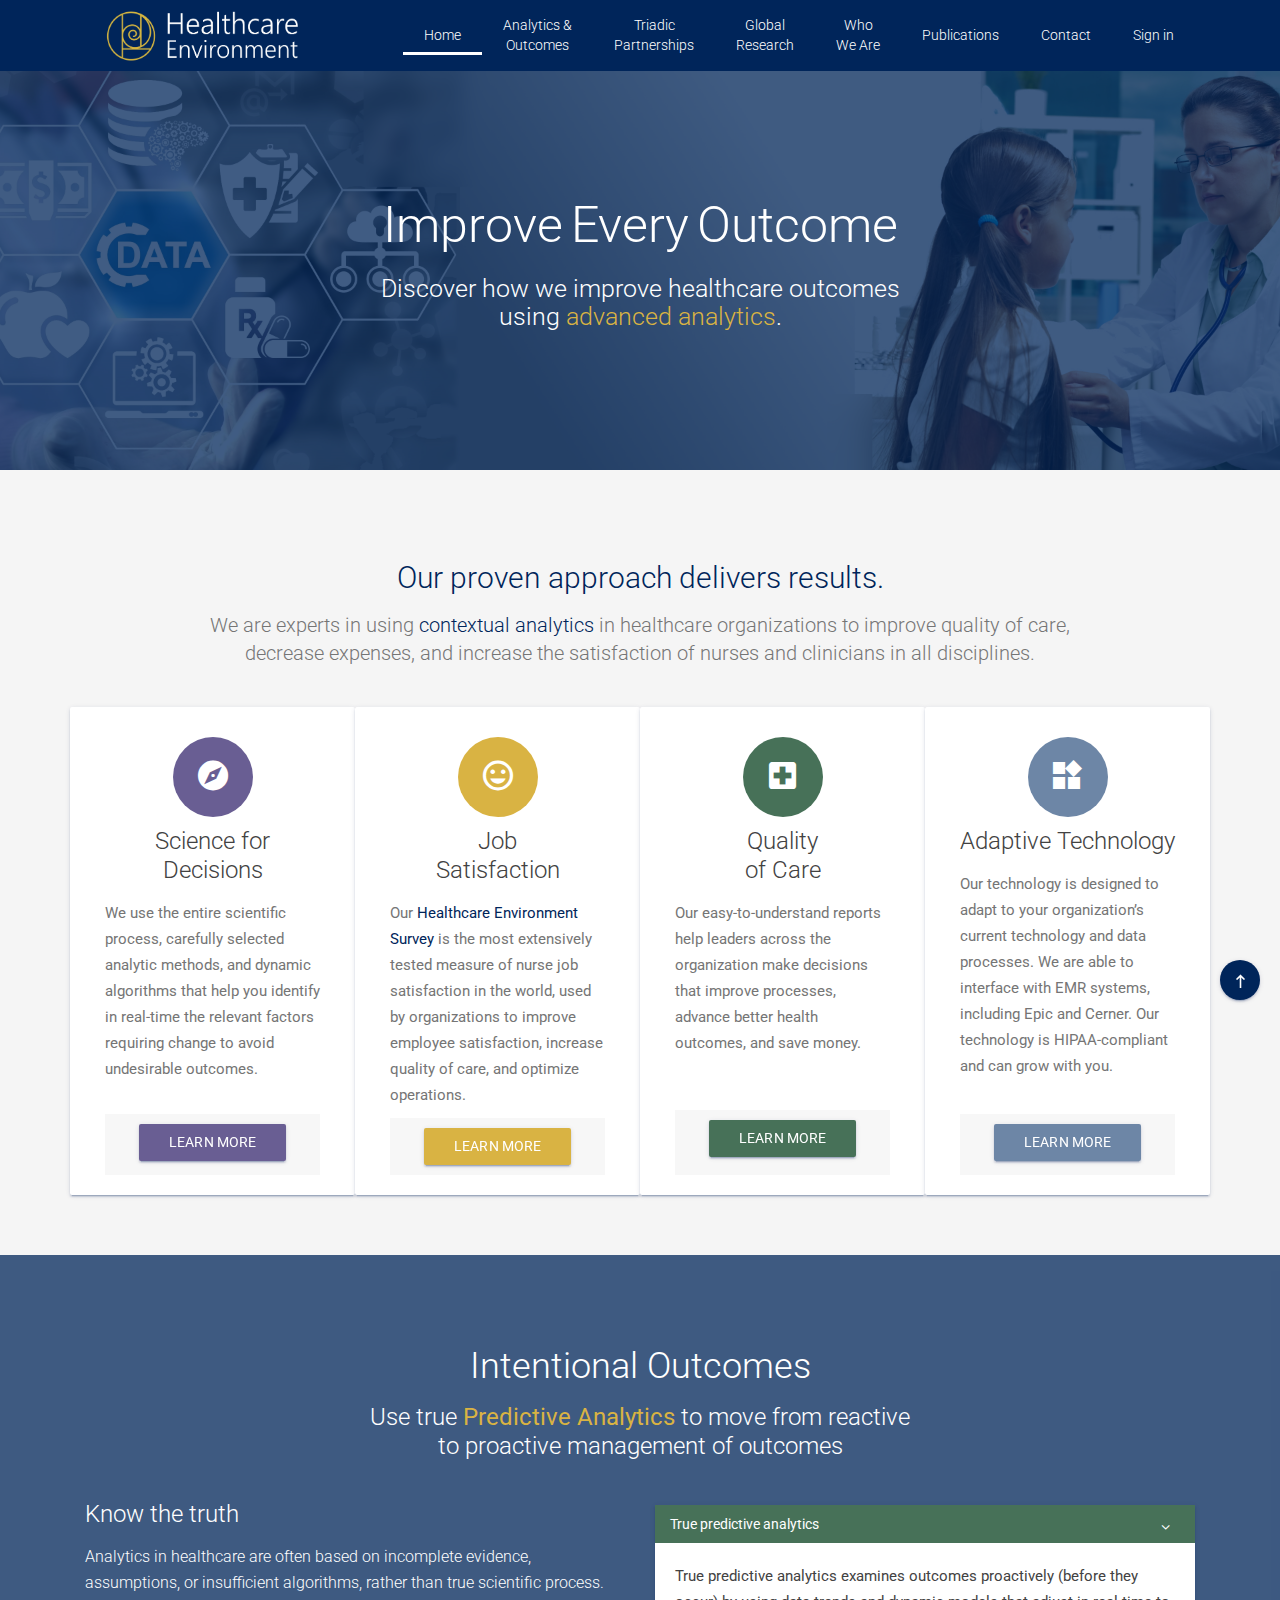
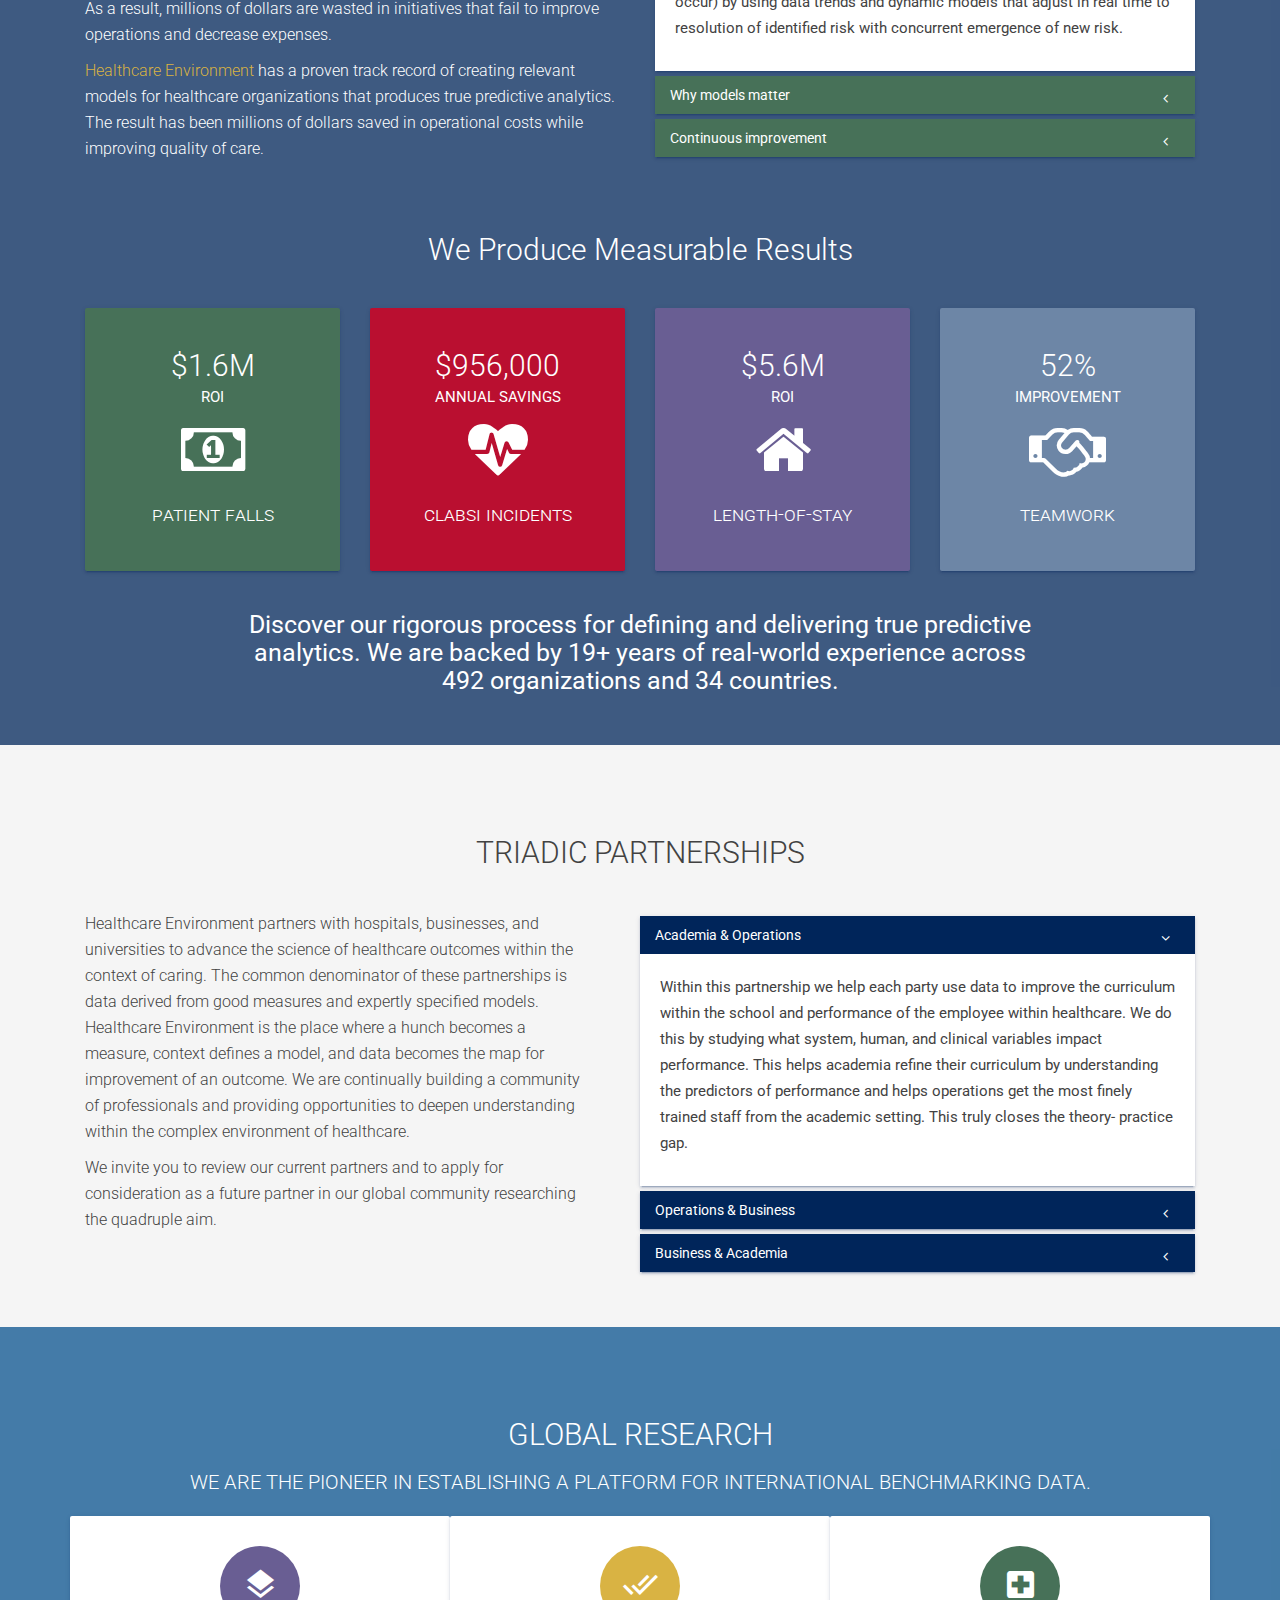
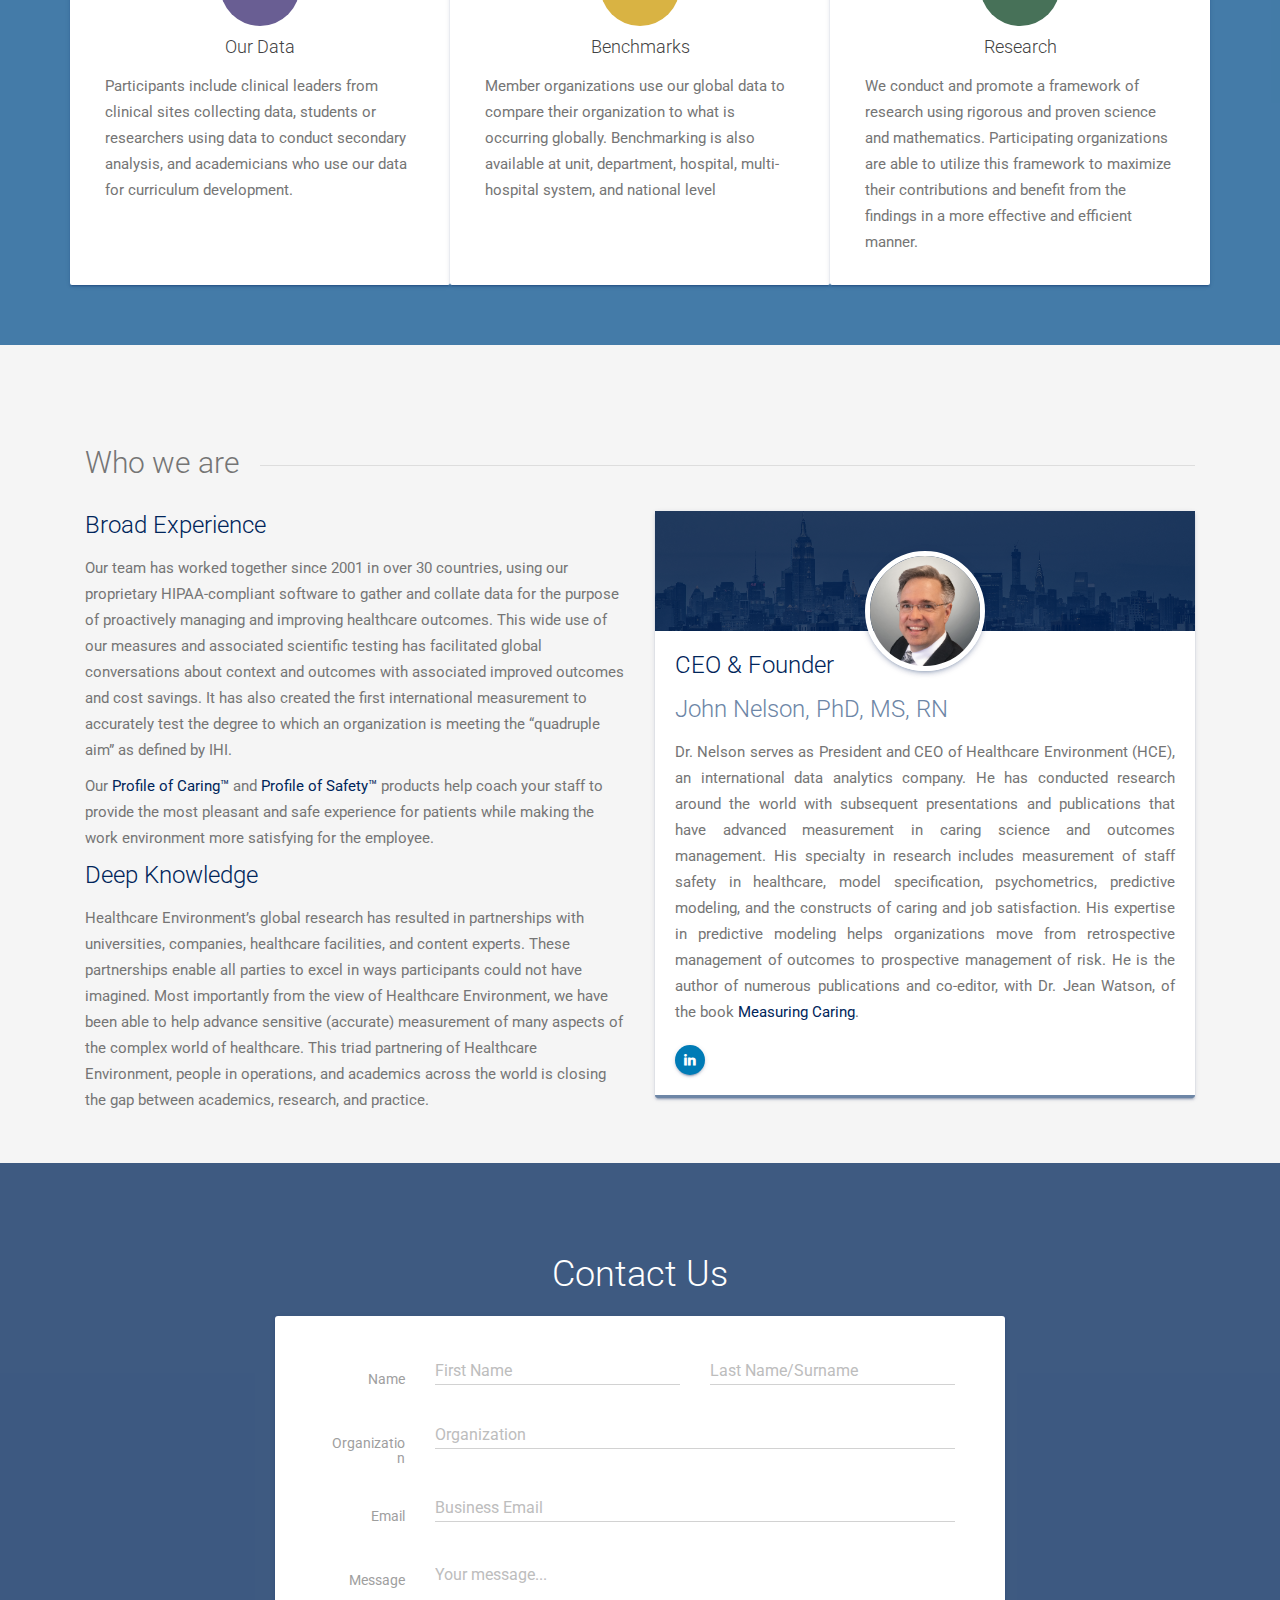
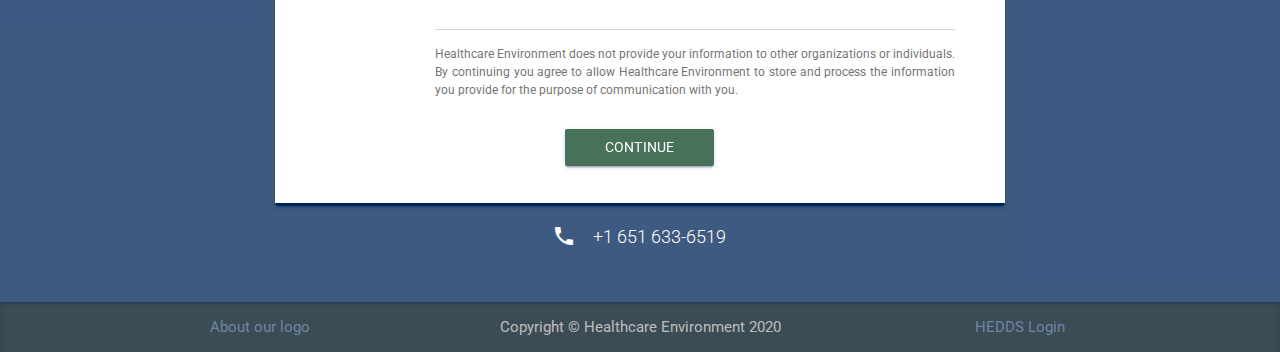
<file: index.html>
﻿<!DOCTYPE html>
<html lang="en">

<head>
    <meta charset="utf-8">
    <meta http-equiv="X-UA-Compatible" content="IE=edge">
    <meta name="viewport" content="width=device-width, initial-scale=1">
    <meta name="viewport"
          content="width=device-width, initial-scale=1.0, minimum-scale=1.0, maximum-scale=1.0, user-scalable=no">
    <meta name="theme-color" content="#333">
    <title>Healthcare Environment</title>
    <meta name="description" content="Healthcare Environment">
    <link rel="shortcut icon" href="assets/img/favicon.png?v=3">
    <link rel="stylesheet" href="https://fonts.googleapis.com/icon?family=Material+Icons">
    <link rel="stylesheet" href="assets/css/plugins.css">
    <link rel="stylesheet" href="assets/css/style.hce.css">
 <link rel="stylesheet" href="assets/css/styles.css">

    <script src="assets/js/jquery.min.js"></script>
    <!--<script src="https://ajax.googleapis.com/ajax/libs/jquery/3.3.1/jquery.min.js"></script>-->

    <script src="assets/js/popper.min.js"></script>
    <script src="assets/js/bootstrap.min.js"></script>
    <!--<script src="https://cdnjs.cloudflare.com/ajax/libs/popper.js/1.14.7/umd/popper.min.js"></script>-->
    <!--<script src="https://stackpath.bootstrapcdn.com/bootstrap/4.3.1/js/bootstrap.min.js"></script>-->
    <!--[if lt IE 9]>
        <script src="assets/js/html5shiv.min.js"></script>
        <script src="assets/js/respond.min.js"></script>
    <![endif]-->
	    <script src="assets/js/responsive-nav.js"></script>
</head>

<body>
    <div class="ms-site-container ms-nav-fixed">
	<header>
	<div class="container container-full">
      <!-- <a href="#home" class="logo" data-scroll>Fixed Nav</a> -->
	   <a class="logo" href="about-our-logo.html">
                        <img src="assets/img/hce-logo.png" width="200px" alt="About our logo">
                    </a>
      <nav class="nav-collapse">
        <ul>
          <li class="nav-item">
                        <a data-scroll class="nav-link active" href="index.html">Home</a>
                        </li>
                        <li class="nav-item">
                            <a data-scroll class="nav-link" href="index.html#analytics">Analytics&nbsp;&amp;<br>Outcomes</a>
                        </li>
                        <li class="nav-item">
                            <a data-scroll class="nav-link" href="index.html#partnerships">Triadic<br>Partnerships</a>
                        </li>
                        <li class="nav-item">
                            <a data-scroll class="nav-link" href="index.html#globalresearch">Global<br>Research</a>
                        </li>
                        <li class="nav-item">
                            <a data-scroll class="nav-link" href="index.html#about">Who<br>We Are</a>
                        </li>
                        <li class="nav-item">
                            <a data-scroll class="nav-link" href="resource.html">Publications</a>
                        </li>
                        <li class="nav-item">
                            <a data-scroll class="nav-link" href="index.html#contact">Contact</a>
                        </li>
                        <li class="nav-item">
                            <a id="link-signin"
                               href="https://hcesurvey2.com/SurveysApp/bin/wc.dll?hesprocess~UtilitiesLogin"
                               target="_blank">Sign in</a>
                        </li>
        </ul>
      </nav>
	  </div>
    </header>
        <!-- <nav class="navbar navbar-expand-md navbar-fixed ms-lead-navbar navbar-mode navbar-mode mb-0" id="navbar-lead">
            <div class="container container-full">
                <div class="navbar-header">
                    <a class="navbar-brand" href="about-our-logo.html">
                        <img src="assets/img/hce-logo.png" width="200px" alt="About our logo">
                    </a>
                </div>
                <div id="navbar" class="navbar-collapse collapse">
                    <ul class="nav navbar-nav navbar-right">
                        <li class="nav-item">
                            <a data-scroll class="nav-link active" href="#">Home</a>
                        </li>
                        <li class="nav-item">
                            <a data-scroll class="nav-link" href="#analytics">Analytics&nbsp;&amp;<br>Outcomes</a>
                        </li>
                        <li class="nav-item">
                            <a data-scroll class="nav-link" href="#partnerships">Triadic<br>Partnerships</a>
                        </li>
                        <li class="nav-item">
                            <a data-scroll class="nav-link" href="#globalresearch">Global<br>Research</a>
                        </li>
                        <li class="nav-item">
                            <a data-scroll class="nav-link" href="#about">Who<br>We Are</a>
                        </li>
                        <li class="nav-item">
                            <a data-scroll class="nav-link" href="resource.html">Resource</a>
                        </li>
                        <li class="nav-item">
                            <a data-scroll class="nav-link" href="#contact">Contact</a>
                        </li>
                        <li class="nav-item">
                            <a id="link-signin"
                               href="https://hcesurvey2.com/SurveysApp/bin/wc.dll?hesprocess~UtilitiesLogin"
                               target="_blank">Sign in</a>
                        </li>
                    </ul>
                </div>
            </div> -->
            <!-- container -->
        <!-- </nav> -->
        <div class="ms-hero-page ms-hero-img-home ms-hero-bg-info color-white" id="home">
            <div class="intro-fixed-content index-1">
                <div class="container ">
                    <div class="text-center">
                        <h1 class="no-m ms-site-title color-white center-block ms-site-title-lg animated fadeInDown animation-delay-2">
                            Improve Every Outcome
                        </h1>
                        <p class="lead lead-lg color-white text-center center-block mt-2 mb-4 mw-1000 fw-300 animated fadeInUp animation-delay-3">
                            Discover how we improve
                            healthcare outcomes<br>using <span class="color-warning">advanced analytics</span>.
                        </p>
                    </div>
                </div>
            </div>
        </div>

        <section id="analytics" class="wrap">
            <div class="container">
                <div class="row>">
                    <h2 class="text-center color-primary">Our proven approach delivers results.</h2>
                    <p class="lead text-center ml-10p mr-10p center-block">
                        We are experts in using
                        <span class="color-primary">contextual analytics</span> in healthcare organizations to
                        improve
                        quality of care,
                        decrease expenses, and increase the satisfaction of nurses and clinicians in all
                        disciplines.
                    </p>
                </div>
                <div class="row mt-4">
                    <div class="col-lg-3 col-md-6 col-sm-6 card">
                        <div class="text-center card-body">
                            <span class="ms-icon ms-icon-circle ms-icon-xxlg color-royal">
                                <i class="zmdi zmdi-compass"></i>
                            </span>
                            <h3 class="color-dark">
                                Science for Decisions</h4>
                                <p style="text-align:left;">
                                    We use the entire scientific process, carefully selected
                                    analytic methods,
                                    and dynamic algorithms that help you identify in real-time the relevant factors
                                    requiring change
                                    to avoid undesirable outcomes.
                                </p>
                                <div class="card-footer">
                                    <a href="science-for-decisions.html" class="btn btn-royal btn-raised">
                                        Learn
                                        more
                                    </a>
                                </div>
                        </div>
                    </div>
                    <div class="col-lg-3 col-md-6 col-sm-6 card">
                        <div class="text-center card-body">
                            <span class="ms-icon ms-icon-circle ms-icon-xxlg color-warning">
                                <i class="zmdi zmdi-mood"></i>
                            </span>
                            <h3 class="color-dark">
                                Job<br>Satisfaction</h4>
                                <p style="text-align:left;">
                                    Our <span class="color-primary">Healthcare Environment Survey</span>
                                    is the most extensively tested measure of nurse job satisfaction in the world, used by organizations to improve
                                    employee satisfaction, increase quality of care, and optimize operations.
                                </p>
                                <div class="card-footer">
                                    <a href="job-satisfaction.html" class="btn btn-warning btn-raised">
                                        Learn
                                        more
                                    </a>
                                </div>
                        </div>
                    </div>
                    <div class="col-lg-3 col-md-6 col-sm-6 card">
                        <div class="text-center card-body">
                            <span class="ms-icon ms-icon-circle ms-icon-xxlg color-success">
                                <i class="zmdi zmdi-hospital"></i>
                            </span>
                            <h3 class="color-dark">
                                Quality<br>of Care</h4>
                                <p style="text-align:left;">
                                    Our easy-to-understand reports help leaders across the
                                    organization
                                    make decisions that improve processes, advance better health outcomes, and save
                                    money.
                                </p>
                                <div class="card-footer">
                                    <a href="quality-of-care.html" class="btn btn-success btn-raised">Learn more</a>
                                </div>
                        </div>
                    </div>
                    <div class="col-lg-3 col-md-6 col-sm-6 card">
                        <div class="text-center card-body">
                            <span class="ms-icon ms-icon-circle ms-icon-xxlg  color-info">
                                <i class="zmdi zmdi-widgets"></i>
                            </span>
                            <h3 class="color-dark">
                                Adaptive Technology</h4>
                                <p style="text-align:left;">
                                    Our technology is designed to adapt to your
                                    organization’s current technology
                                    and data processes. We are able to interface with EMR systems, including Epic
                                    and Cerner. Our technology
                                    is HIPAA-compliant and can grow with you.
                                </p>
                                <div class="card-footer">
                                    <a href="adaptive-technology.html" class="btn btn-info btn-raised">
                                        Learn
                                        more
                                    </a>
                                </div>
                        </div>
                    </div>
                </div>
            </div>
        </section>

        <section id="intentional" class="wrap ms-hero-img-intentional-outcomes ms-hero-bg-info color-white ms-bg-fixed">
            <div class="container">
                <div class="text-center mb-4">
                    <h1>Intentional Outcomes</h1>
                    <h3 class="ml-25p mr-25p">
                        Use true
                        <span class="text-normal color-warning">Predictive Analytics</span> to move from reactive to
                        proactive management of outcomes
                    </h3>
                </div>
                <div class="row">
                    <div class="col-lg-6">
                        <h3>Know the truth</h3>
                        <p class="text-bigger">
                            Analytics in healthcare are often based on incomplete evidence,
                            assumptions, or insufficient algorithms, rather than
                            true scientific process. As a result, millions of dollars are wasted in initiatives that
                            fail to improve operations and
                            decrease expenses.
                        </p>
                        <p class="text-bigger">
                            <span class="color-warning">Healthcare Environment</span> has a
                            proven track record of creating relevant models for healthcare
                            organizations that produces true predictive analytics. The result has been millions of
                            dollars saved in operational costs while
                            improving quality of care.
                        </p>
                    </div>
                    <div class="col-lg-6">
                        <div class="ms-collapse" id="accordion1" role="tablist" aria-multiselectable="true">
                            <div class="mb-0 card card-success">
                                <div class="card-header" role="tab" id="accordion1header1">
                                    <h4 class="card-title">
                                        <a class="withripple" role="button" data-toggle="collapse" href="#accordion1section1" aria-expanded="true" aria-controls="accordion1section1">
                                            True predictive analytics
                                        </a>
                                    </h4>
                                </div>
                                <div id="accordion1section1" class="card-collapse collapse show" role="tabpanel" aria-labelledby="accordion1header1" data-parent="#accordion1">
                                    <div class="card-body color-dark">
                                        <p>
                                            True predictive analytics examines outcomes proactively (before they
                                            occur) by using data trends and dynamic models that
                                            adjust in real time to resolution of identified risk with concurrent
                                            emergence of new risk.
                                        </p>
                                    </div>
                                </div>
                            </div>
                            <div class="mb-0 card card-success">
                                <div class="card-header" role="tab" id="accordion1header2">
                                    <h4 class="card-title">
                                        <a class="collapsed withripple" role="button" data-toggle="collapse" href="#accordion1section2" aria-expanded="false" aria-controls="accordion1section2">
                                            Why models matter
                                        </a>
                                    </h4>
                                </div>
                                <div id="accordion1section2" class="card-collapse collapse" role="tabpanel" aria-labelledby="accordion1header2" data-parent="#accordion1">
                                    <div class="card-body color-dark">
                                        <p>
                                            Models matter because they can be precise or abstract. Only models that integrate existing evidence and context will be precise to inform what operations are causing the outcome of interest.
                                        </p>
                                        <!--<p>
                                            Models matter because they can be precise or abstract. Only models that
                                            integrate existing evidence and context will be
                                            precise to inform what operations of dimension of personal are causing
                                            the outcome of interest.
                                        </p>-->
                                    </div>
                                </div>
                            </div>
                            <div class="mb-0 card card-success">
                                <div class="card-header" role="tab" id="accordion1header3">
                                    <h4 class="card-title">
                                        <a class="collapsed withripple" role="button" data-toggle="collapse" href="#accordion1section3" aria-expanded="false" aria-controls="accordion1section3">
                                            Continuous improvement
                                        </a>
                                    </h4>
                                </div>
                                <div id="accordion1section3" class="card-collapse collapse" role="tabpanel" aria-labelledby="accordion1header3" data-parent="#accordion1">
                                    <div class="card-body color-dark">
                                        <p>
                                            Our Healthcare Environment Data and Survey Software (HEDSS) is designed
                                            to automatically respecify (update)
                                            the model of measurement to identify emerging risk and what operational
                                            areas require resolution.
                                        </p>
                                    </div>
                                </div>
                            </div>
                        </div>

                    </div>
                </div>
                <div class="mt-6 color-dark">
                    <h2 class="color-white text-center mb-4 wow fadeInUp animation-delay-2">
                        We Produce Measurable
                        Results
                    </h2>
                    <div class="row">
                        <div class="col-lg-3 col-md-6 col-sm-6">
                            <div class="card card-success-inverse card-body overflow-hidden text-center">
                                <h2 class="mb-0 pb-0">$1.6M</h2>
                                <p class="small-caps">ROI</p>
                                <i class="fa fa-4x fa-money"></i>
                                <p class="mt-2 no-mb lead small-caps">patient falls</p>
                            </div>
                        </div>
                        <div class="col-lg-3 col-md-6 col-sm-6">
                            <div class="card card-danger-inverse card-body overflow-hidden text-center">
                                <h2 class="mb-0 pb-0">$956,000</h2>
                                <p class="small-caps">ANNUAL SAVINGS</p>
                                <i class="fa fa-4x fa-heartbeat"></i>
                                <p class="mt-2 no-mb lead small-caps">clabsi incidents</p>
                            </div>
                        </div>
                        <div class="col-lg-3 col-md-6 col-sm-6">
                            <div class="card card-royal-inverse card-body overflow-hidden text-center">
                                <h2 class="mb-0 pb-0">$5.6M</h2>
                                <p class="small-caps">ROI</p>
                                <i class="fa fa-4x fa-home"></i>
                                <p class="mt-2 no-mb lead small-caps">length-of-stay</p>
                            </div>
                        </div>
                        <div class="col-lg-3 col-md-6 col-sm-6">
                            <div class="card card-info-inverse card-body overflow-hidden text-center">
                                <h2 class="mb-0 pb-0">52%</h2>
                                <p class="small-caps">IMPROVEMENT</p>
                                <i class="fa fa-4x fa-handshake-o"></i>
                                <p class="mt-2 no-mb lead small-caps">teamwork</p>
                            </div>
                        </div>
                    </div>
                    <div class="text-center color-white mw-800 center-block mt-4">
                        <p class="lead lead-lg wow fadeInUp animation-delay-2">
                            Discover our rigorous process for
                            defining and delivering true
                            predictive analytics. We are backed by 19+ years of real-world experience across 492
                            organizations and 34 countries.
                        </p>
                    </div>
                </div>
            </div>
        </section>

        <section id="partnerships" class="wrap">
            <div class="container">
                <div class="text-center mb-4">
                    <h2 class="uppercase color-dark">Triadic Partnerships</h2>
                </div>
                <div class="row no-gutters">
                    <div class="col-lg-6">
                        <p style="text-align:left;" class="text-bigger pr-6 color-dark">
                            Healthcare Environment
                            partners with hospitals, businesses, and universities
                            to advance the science of healthcare outcomes within the context of caring. The common
                            denominator of
                            these partnerships is data derived from good measures and expertly specified models.
                            Healthcare Environment
                            is the place where a hunch becomes a measure, context defines a model, and data becomes
                            the map for
                            improvement of an outcome. We are continually building a community of professionals and
                            providing
                            opportunities to deepen understanding within the complex environment of healthcare.
                        </p>
                        <p style="text-align:left;" class="text-bigger pr-6 color-dark">
                            We invite you to review our
                            current partners and to apply for consideration as a future
                            partner in our global community researching the quadruple aim.
                        </p>
                    </div>
                    <div class="col-lg-6">
                        <div class="ms-collapse" id="accordion2" role="tablist" aria-multiselectable="true">
                            <div class="mb-0 card card-primary">
                                <div class="card-header" role="tab" id="accordion2header1">
                                    <h4 class="card-title">
                                        <a class="withripple" role="button" data-toggle="collapse"
                                           href="#accordion2section1" aria-expanded="true"
                                           aria-controls="accordion2section1">
                                            Academia &amp; Operations
                                        </a>
                                    </h4>
                                </div>
                                <div id="accordion2section1" class="card-collapse collapse show" role="tabpanel"
                                     aria-labelledby="accordion2header1" data-parent="#accordion2">
                                    <div class="card-body color-dark">
                                        <p>
                                            Within this partnership we help each party use data
                                            to improve the curriculum within the school and performance of the
                                            employee
                                            within healthcare. We do this by studying what system, human, and
                                            clinical
                                            variables impact performance. This helps academia refine their
                                            curriculum by
                                            understanding the predictors of performance and helps operations get the
                                            most
                                            finely trained staff from the academic setting. This truly closes the
                                            theory-
                                            practice gap.
                                        </p>
                                    </div>
                                </div>
                            </div>
                            <div class="mb-0 card card-primary">
                                <div class="card-header" role="tab" id="accordion2header2">
                                    <h4 class="card-title">
                                        <a class="collapsed withripple" role="button" data-toggle="collapse"
                                           href="#accordion2section2" aria-expanded="false"
                                           aria-controls="accordion2section2">
                                            Operations &amp; Business
                                        </a>
                                    </h4>
                                </div>
                                <div id="accordion2section2" class="card-collapse collapse" role="tabpanel"
                                     aria-labelledby="accordion2header2" data-parent="#accordion2">
                                    <div class="card-body color-dark">
                                        <p>
                                            When healthcare operations hire businesses, we
                                            serve as an independent evaluator of the services those businesses
                                            provide. In
                                            these instances, both parties benefit significantly because we don’t
                                            just
                                            measure effectiveness as experienced by operations; we also ensure that
                                            proper
                                            measurement is taking place which helps to capture and articulate the
                                            expertise
                                            provided by the business. This enables us to leverage the expertise and
                                            technology of businesses seeking to improve care while providing an
                                            objective
                                            review of performance. Data can then be used to refine the business for
                                            the
                                            purpose of improving operations and outcomes.
                                        </p>
                                    </div>
                                </div>
                            </div>
                            <div class="mb-0 card card-primary">
                                <div class="card-header" role="tab" id="accordion2header3">
                                    <h4 class="card-title">
                                        <a class="collapsed withripple" role="button" data-toggle="collapse"
                                           href="#accordion2section3" aria-expanded="false"
                                           aria-controls="accordion2section3">
                                            Business &amp; Academia
                                        </a>
                                    </h4>
                                </div>
                                <div id="accordion2section3" class="card-collapse collapse" role="tabpanel"
                                     aria-labelledby="accordion2header3" data-parent="#accordion2">
                                    <div class="card-body color-dark">
                                        <p>
                                            Data from our business partners can help
                                            inform curriculum. For example, a pain specialist with a new “model of
                                            comfort”
                                            might need help validating the theory behind the new model, which, once
                                            developed, can be of great value to those in academia. Development of
                                            theory
                                            using carefully thought out measurement makes the concept visible
                                            empirically,
                                            which then helps academia understand new evidence for curriculum
                                            refinement. Development of this new measure then makes the “model of
                                            comfort” amenable to study in the clinical setting as well, which then
                                            develops
                                            evidence that can be used by academia for curriculum development.
                                        </p>
                                    </div>
                                </div>
                            </div>
                        </div>


                    </div>
                </div>
            </div>
        </section>

        <section id="globalresearch" class="wrap ms-hero-img-global-research ms-hero-bg-primary ms-bg-fixed">
            <div class="container">
                <div class="text-center mb-2">
                    <h2 class="uppercase color-white">Global Research</h2>
                    <p class="lead uppercase color-white">
                        We are the pioneer in establishing a platform for
                        international benchmarking data.
                    </p>
                </div>
                <div class="row">
                    <div class="col-xl-4 col-lg-4 col-md-6 col-sm-6 card">
                        <div class="text-center card-body">
                            <span class="ms-icon ms-icon-circle ms-icon-xxlg color-royal">
                                <i class="zmdi zmdi-layers"></i>
                            </span>
                            <h4 class="color-dark">Our Data</h4>
                            <p style="text-align:left;">
                                Participants include clinical leaders from clinical sites
                                collecting data, students or researchers using data to conduct secondary analysis,
                                and academicians
                                who use our data for curriculum development.
                        </div>
                    </div>
                    <div class="col-xl-4 col-lg-4 col-md-6 col-sm-6 card">
                        <div class="text-center card-body">
                            <span class="ms-icon ms-icon-circle ms-icon-xxlg color-warning">
                                <i class="zmdi zmdi-check-all"></i>
                            </span>
                            <h4 class="color-dark">Benchmarks</h4>
                            <p style="text-align:left;">
                                Member organizations use our global data to compare their organization to what is occurring globally. Benchmarking is also available at unit, department, hospital, multi-hospital system, and national level
                            </p>
                            <!--<p style="text-align:left;">
                                Member organizations use our global data for to compare with
                                healthcare organizations
                                in their own country and other countries. Benchmarking includes the ability to
                                compare at a departments and unit
                                level.
                            </p>-->
                        </div>
                    </div>
                    <div class="col-xl-4 col-lg-4 col-md-6 col-sm-6 card">
                        <div class="text-center card-body">
                            <span class="ms-icon ms-icon-circle ms-icon-xxlg color-success">
                                <i class="zmdi zmdi-hospital"></i>
                            </span>
                            <h4 class="color-dark">Research</h4>
                            <p style="text-align:left;">
                                We conduct and promote a framework of research using
                                rigorous and proven science
                                and mathematics. Participating organizations are able to utilize this framework to
                                maximize their contributions
                                and benefit from the findings in a more effective and efficient manner.
                            </p>
                        </div>
                    </div>
                </div>
            </div>
        </section>

        <section id="about" class="wrap">
            <div class="container">
                <h2 class="right-line">Who we are</h2>
                <div class="row">
                    <div class="col-lg-6">
                        <h3 class="color-primary">Broad Experience</h3>
                        <p>
                            Our team has worked together since 2001 in over 30 countries, using our proprietary
                            HIPAA-compliant software to gather
                            and collate data for the purpose of proactively managing and improving healthcare
                            outcomes.
                            This wide use of our
                            measures and associated scientific testing has facilitated global conversations about
                            context and outcomes with
                            associated improved outcomes and cost savings. It has also created the first
                            international
                            measurement to accurately
                            test the degree to which an organization is meeting the “quadruple aim” as defined by
                            IHI.
                        </p>
                        <p>
                            Our <span class="color-primary">Profile of Caring™</span> and <span class="color-primary">Profile of Safety™</span>
                            products help coach your staff to provide the most pleasant and safe experience for
                            patients
                            while making the work
                            environment more satisfying for the employee.
                        </p>
                        <h3 class="color-primary">Deep Knowledge</h3>
                        <p>
                            Healthcare Environment’s global research has resulted in partnerships with universities,
                            companies, healthcare
                            facilities, and content experts. These partnerships enable all parties to excel in ways
                            participants could not have
                            imagined. Most importantly from the view of Healthcare Environment, we have been able to
                            help advance sensitive
                            (accurate) measurement of many aspects of the complex world of healthcare. This triad
                            partnering of Healthcare
                            Environment, people in operations, and academics across the world is closing the gap
                            between
                            academics, research, and
                            practice.
                        </p>
                    </div>

                    <div class="col-lg-6">
                        <div class="card card-info">
                            <div class="ms-hero-bg-info ms-hero-img-city">
                                <img src="assets/img/dr-john-nelson.jpg" alt="Dr. John Nelson"
                                     class="img-avatar-circle">
                            </div>
                            <div class="card-body pt-2 text-justify">
                                <h3 class="color-primary">CEO &amp; Founder</h3>
                                <h3 class="color-info">John Nelson, PhD, MS, RN</h3>
                                <p>
                                    Dr. Nelson serves as President and CEO of Healthcare Environment (HCE), an
                                    international data analytics company. He has
                                    conducted research around the world with subsequent presentations and
                                    publications
                                    that have advanced measurement in
                                    caring science and outcomes management. His specialty in research includes
                                    measurement of staff safety in healthcare,
                                    model specification, psychometrics, predictive modeling, and the constructs of
                                    caring and job satisfaction. His
                                    expertise in predictive modeling helps organizations move from retrospective
                                    management of outcomes to prospective
                                    management of risk. He is the author of numerous publications and co-editor,
                                    with
                                    Dr. Jean Watson, of the book
                                    <a href="https://www.springerpub.com/measuring-caring-9780826163516.html"
                                       target="_blank">Measuring Caring</a>.
                                </p>
                                <a href="https://www.linkedin.com/company/healthcare-environment/" target="_blank"
                                   class="btn-circle btn-circle-raised btn-circle-xs mt-1 mr-1 no-mr-md btn-linkedin">
                                    <i class="zmdi zmdi-linkedin"></i>
                                </a>
                            </div>
                        </div>
                    </div>
                </div>
            </div>
        </section>

        <section id="contact" class="wrap ms-hero-bg-info ms-hero-img-contact-us ms-bg-fixed">
            <div class="container">
                <h1 class="text-center color-white mb-2">Contact Us</h1>
                <div class="row">
                    <div class="col-lg-2">&nbsp;</div>
                    <div class="col-lg-8">
                        <div class="card card-primary">
                            <div class="card-body">
                                <form id="formContact" class="form-horizontal" onsubmit="submitFormToHubSpot(this)">
                                    <fieldset class="container">
                                        <div class="form-group row">
                                            <label for="firstname" autocomplete="false"
                                                   class="col-md-2 control-label">Name</label>
                                            <div class="col-md-5">
                                                <input type="text" class="form-control" id="firstname"
                                                       placeholder="First Name">
                                            </div>
                                            <div class="col-md-5">
                                                <input type="text" class="form-control" id="lastname"
                                                       placeholder="Last Name/Surname">
                                            </div>
                                        </div>
                                        <div class="form-group row">
                                            <label for="company" autocomplete="false"
                                                   class="col-md-2 control-label">Organization</label>
                                            <div class="col-md-10">
                                                <input type="text" class="form-control" id="company"
                                                       placeholder="Organization">
                                            </div>
                                        </div>
                                        <div class="form-group row">
                                            <label for="email" autocomplete="false"
                                                   class="col-md-2 control-label">Email</label>
                                            <div class="col-md-10">
                                                <input type="email" class="form-control" id="email"
                                                       placeholder="Business Email">
                                            </div>
                                        </div>
                                        <div class="form-group row">
                                            <label for="message" class="col-md-2 control-label">Message</label>
                                            <div class="col-md-10">
                                                <textarea class="form-control" rows="3" id="message"
                                                          placeholder="Your message..."></textarea>
                                            </div>
                                        </div>

                                        <div class="form-group row pt-0 mt-0 pb-0 mb-0">
                                            <div class="col-md-2">&nbsp;</div>
                                            <div class="col-md-10 text-small text-justify">
                                                Healthcare Environment does not provide your information to other organizations or individuals.
                                                By continuing you agree to allow Healthcare Environment to store and process the information you
                                                provide for the purpose of communication with you.
                                            </div>
                                        </div>

                                        <div id="instruct" class="form-group row hide">&nbsp;</div>

                                        <div class="form-group row">
                                            <div class="col-lg-12 text-center">
                                                <button type="submit" class="btn btn-raised btn-success pl-4 pr-4">Continue</button>
                                            </div>
                                        </div>


                                    </fieldset>
                                </form>
                                <div id="response" class="row hide">&nbsp;</div>
                            </div>
                        </div>
                    </div>
                    <div class="col-lg-2">&nbsp;</div>
                </div>
                <div class="row">
                    <div class="col-lg-3">&nbsp;</div>
                    <div class="col-lg-6 color-white text-center">
                        <h4><i class="zmdi zmdi-phone zmdi-hc-lg pr-2"></i>+1 651 633-6519</h4>
                        <!--<h4><i class="zmdi zmdi-email zmdi-hc-lg pr-2"></i>success@healthcareenvironment.com</h4>-->
                    </div>
                    <div class="col-lg-3">&nbsp;</div>
                </div>
            </div>
        </section>

        <div class="btn-back-top">
            <a href="#" data-scroll id="back-top"
               class="btn-circle btn-circle-primary btn-circle-sm btn-circle-raised ">
                <i class="zmdi zmdi-long-arrow-up"></i>
            </a>
        </div>

        <footer class="ms-footer">
            <div class="container">
                <div class="row">
                    <div class="col-md-4">
                        <a class="color-info" href="about-our-logo.html">About our logo</a>
                    </div>
                    <div class="col-md-4">
                        <p>Copyright &copy; Healthcare Environment 2020</p>
                    </div>
                    <div class="col-md-4">
                        <a class="color-info"
                           href="https://hcesurvey2.com/SurveysApp/bin/wc.dll?hesprocess~UtilitiesLogin"
                           target="_blank">
                            HEDDS Login
                        </a>
                    </div>
                </div>
            </div>
        </footer>
    </div>

    <script src="https://ajax.googleapis.com/ajax/libs/jquery/3.4.1/jquery.min.js"></script>
    <script type="text/javascript" async src="assets/js/app.js"></script>
    <script type="text/javascript" async src="assets/js/lead.js"></script>
    <!--<script id="hs-script-loader" async defer src="//js.hs-scripts.com/6166613.js"></script>-->
    <script>
        $(document).ready(function () {
            // Add minus icon for collapse element which is open by default
            $(".collapse.show").each(function () {
                $(this).prev(".card-header").find(".fa").addClass("fa-minus").removeClass("fa-plus");
            });

            // Toggle plus minus icon on show hide of collapse element
            $(".collapse").on('show.bs.collapse', function () {
                $(this).prev(".card-header").find(".fa").removeClass("fa-plus").addClass("fa-minus");
            }).on('hide.bs.collapse', function () {
                $(this).prev(".card-header").find(".fa").removeClass("fa-minus").addClass("fa-plus");
            });
        });
    </script>
	<script src="assets/js/fastclick.js"></script>
    <script src="assets/js/scroll.js"></script>
    <script src="assets/js/fixed-responsive-nav.js"></script>
</body>

</html>
</file>
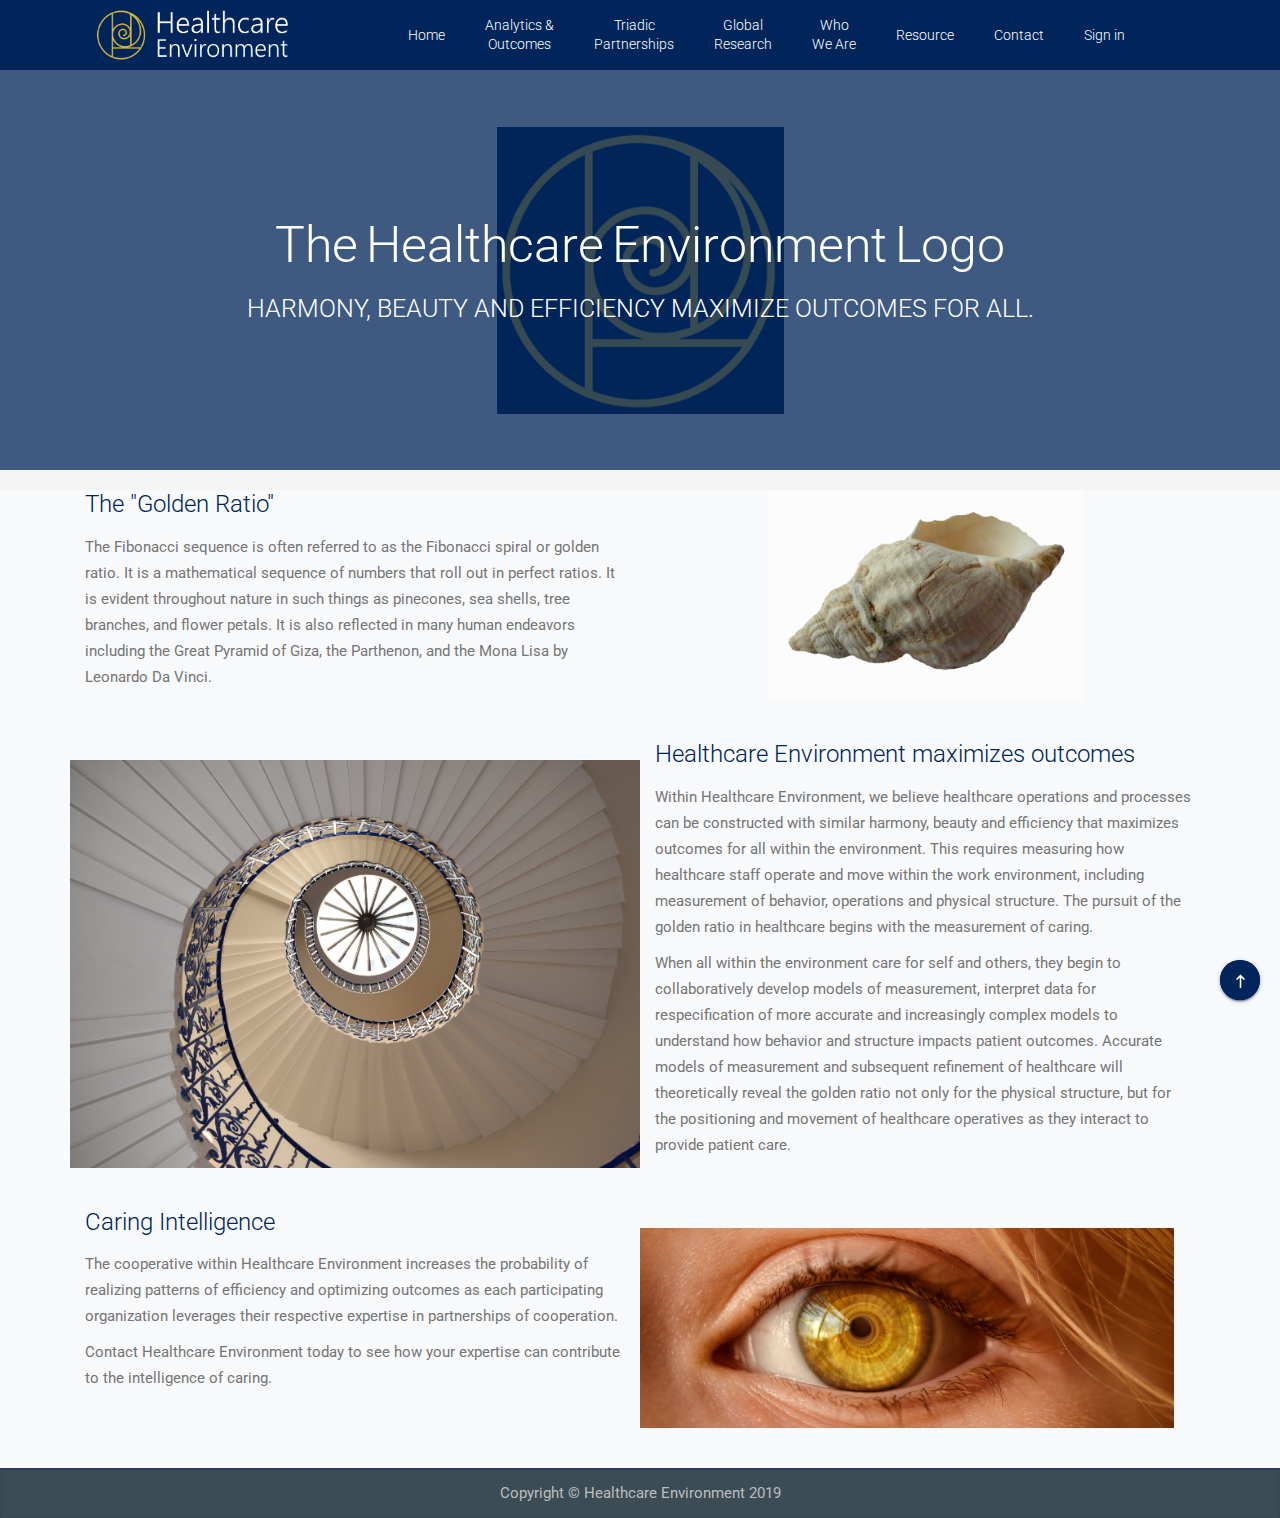
<file: about-our-logo.html>
<!DOCTYPE html>
<html lang="en">

<head>
    <meta charset="utf-8">
    <meta http-equiv="X-UA-Compatible" content="IE=edge">
    <meta name="viewport" content="width=device-width, initial-scale=1">
    <meta name="viewport"
        content="width=device-width, initial-scale=1.0, minimum-scale=1.0, maximum-scale=1.0, user-scalable=no">
    <meta name="theme-color" content="#333">
    <title>Healthcare Environment: Qualify of Care</title>
    <meta name="description" content="Healthcare Environment: About our Logo">
    <link rel="shortcut icon" href="assets/img/favicon.png?v=3">
    <link rel="stylesheet" href="https://fonts.googleapis.com/icon?family=Material+Icons">
    <link rel="stylesheet" href="assets/css/plugins.css">
    <link rel="stylesheet" href="assets/css/style.hce.css?v1">
    <!--[if lt IE 9]>
        <script src="assets/js/html5shiv.min.js"></script>
        <script src="assets/js/respond.min.js"></script>
    <![endif]-->
</head>

<body>
    <div class="ms-site-container ms-nav-fixed">
        <nav class="navbar navbar-expand-md navbar-fixed ms-lead-navbar navbar-mode navbar-mode mb-0" id="navbar-lead">
            <div class="container container-full">
                <div class="navbar-header">
                    <a class="navbar-brand" href="index.html">
                        <img src="assets/img/hce-logo.png" width="200px" alt="">
                    </a>
                </div>
                <div id="navbar" class="navbar-collapse collapse">
                    <ul class="nav navbar-nav navbar-right">
                        <li class="nav-item">
                            <a data-scroll class="nav-link" href="index.html">Home</a>
                        </li>
                        <li class="nav-item">
                            <a data-scroll class="nav-link" href="index.html#analytics">Analytics&nbsp;&amp;<br>Outcomes</a>
                        </li>
                        <li class="nav-item">
                            <a data-scroll class="nav-link" href="index.html#partnerships">Triadic<br>Partnerships</a>
                        </li>
                        <li class="nav-item">
                            <a data-scroll class="nav-link" href="index.html#globalresearch">Global<br>Research</a>
                        </li>
                        <li class="nav-item">
                            <a data-scroll class="nav-link" href="index.html#about">Who<br>We Are</a>
                        </li>
                        <li class="nav-item">
                            <a data-scroll class="nav-link" href="resource.html">Resource</a>
                        </li>
                        <li class="nav-item">
                            <a data-scroll class="nav-link" href="index.html#contact">Contact</a>
                        </li>
                        <li class="nav-item">
                            <a id="link-signin" href="https://hcesurvey2.com/SurveysApp/bin/wc.dll?hesprocess~UtilitiesLogin"
                                target="_blank">Sign in</a>
                        </li>
                    </ul>
                </div>
            </div>
            <!-- container -->
        </nav>
        <div class="ms-hero-page ms-hero-bg-info ms-hero-img-logo color-white" id="home">
            <div class="intro-fixed-content index-1">
                <div class="container">
                    <div class="text-center mt-2 mb-2">
                        <h1
                            class="no-m ms-site-title color-white center-block ms-site-title-lg mt-2 animated fadeInDown animation-delay-2">
                            The Healthcare Environment Logo</h1>
                        <p
                            class="lead lead-lg color-white text-center center-block mt-2 mw-800 text-uppercase fw-300 animated fadeInUp animation-delay-3">
                            Harmony, beauty and efficiency maximize outcomes for all.</p>
                    </div>
                </div>
            </div>
        </div>
        <div class="btn-back-top">
            <a href="#" data-scroll id="back-top"
                class="btn-circle btn-circle-primary btn-circle-sm btn-circle-raised ">
                <i class="zmdi zmdi-long-arrow-up"></i>
            </a>
        </div>
        <div class="bg-light index-1 intro-fixed-next" id="trueanalytics">
            <div class="container mt-2 mb-4">
                <div class="row">
                    <div class="col-lg-6">
                        <h3 class="color-primary">The "Golden Ratio"</h3>
                        <p>The Fibonacci sequence is often referred to as the Fibonacci spiral or golden ratio. It is a
                            mathematical sequence of numbers that roll out in perfect ratios. It is evident throughout
                            nature
                            in such things as pinecones, sea shells, tree branches, and flower petals. It is also
                            reflected
                            in many human endeavors including the Great Pyramid of Giza, the Parthenon, and the Mona
                            Lisa by
                            Leonardo Da Vinci.
                        </p>
                    </div>
                    <div class="col-lg-6 image-conch-shell">&nbsp;</div>
                </div>
                <div class="row mt-4">
                    <div class="col-lg-6 mt-2 image-spiral-stairway">&nbsp;</div>
                    <div class="col-lg-6">
                        <h3 class="color-primary">Healthcare Environment maximizes outcomes</h3>
                        <p>
                            Within Healthcare Environment, we believe healthcare operations and processes can be
                            constructed
                            with similar harmony, beauty and efficiency that maximizes outcomes for all within the
                            environment.
                            This requires measuring how healthcare staff operate and move within the work environment,
                            including
                            measurement of behavior, operations and physical structure. The pursuit of the golden ratio
                            in healthcare
                            begins with the measurement of caring.</p>
                        <p>
                            When all within the environment care for self and others, they begin to collaboratively
                            develop models of measurement,
                            interpret data for respecification of more accurate and increasingly complex models to
                            understand how behavior and
                            structure impacts patient outcomes. Accurate models of measurement and subsequent refinement
                            of healthcare will
                            theoretically reveal the golden ratio not only for the physical structure, but for the
                            positioning and movement
                            of healthcare operatives as they interact to provide patient care.</p>
                    </div>
                </div>
                <div class="row mt-4">
                    <div class="col-lg-6">
                        <h3 class="color-primary">Caring Intelligence</h3>
                        <p>The cooperative within Healthcare Environment increases the probability of realizing
                            patterns of efficiency and optimizing outcomes as each participating organization
                            leverages their respective expertise in partnerships of cooperation.</p>
                        <p>Contact Healthcare Environment today to see how your expertise can contribute to the
                            intelligence
                            of caring.
                        </p>
                    </div>
                    <div class="col-lg-6 mt-2 image-human-eye">&nbsp;</div>
                </div>
            </div>
            <footer class="ms-footer">
                <div class="container">
                    <p>Copyright &copy; Healthcare Environment 2019</p>
                </div>
            </footer>
            <div class="btn-back-top">
                <a href="#" data-scroll id="back-top"
                    class="btn-circle btn-circle-primary btn-circle-sm btn-circle-raised ">
                    <i class="zmdi zmdi-long-arrow-up"></i>
                </a>
            </div>
        </div>
    </div>
    <script src="https://ajax.googleapis.com/ajax/libs/jquery/3.4.1/jquery.min.js"></script>
    <script type="text/javascript" async src="assets/js/app.js"></script>
</body>

</html>
</file>
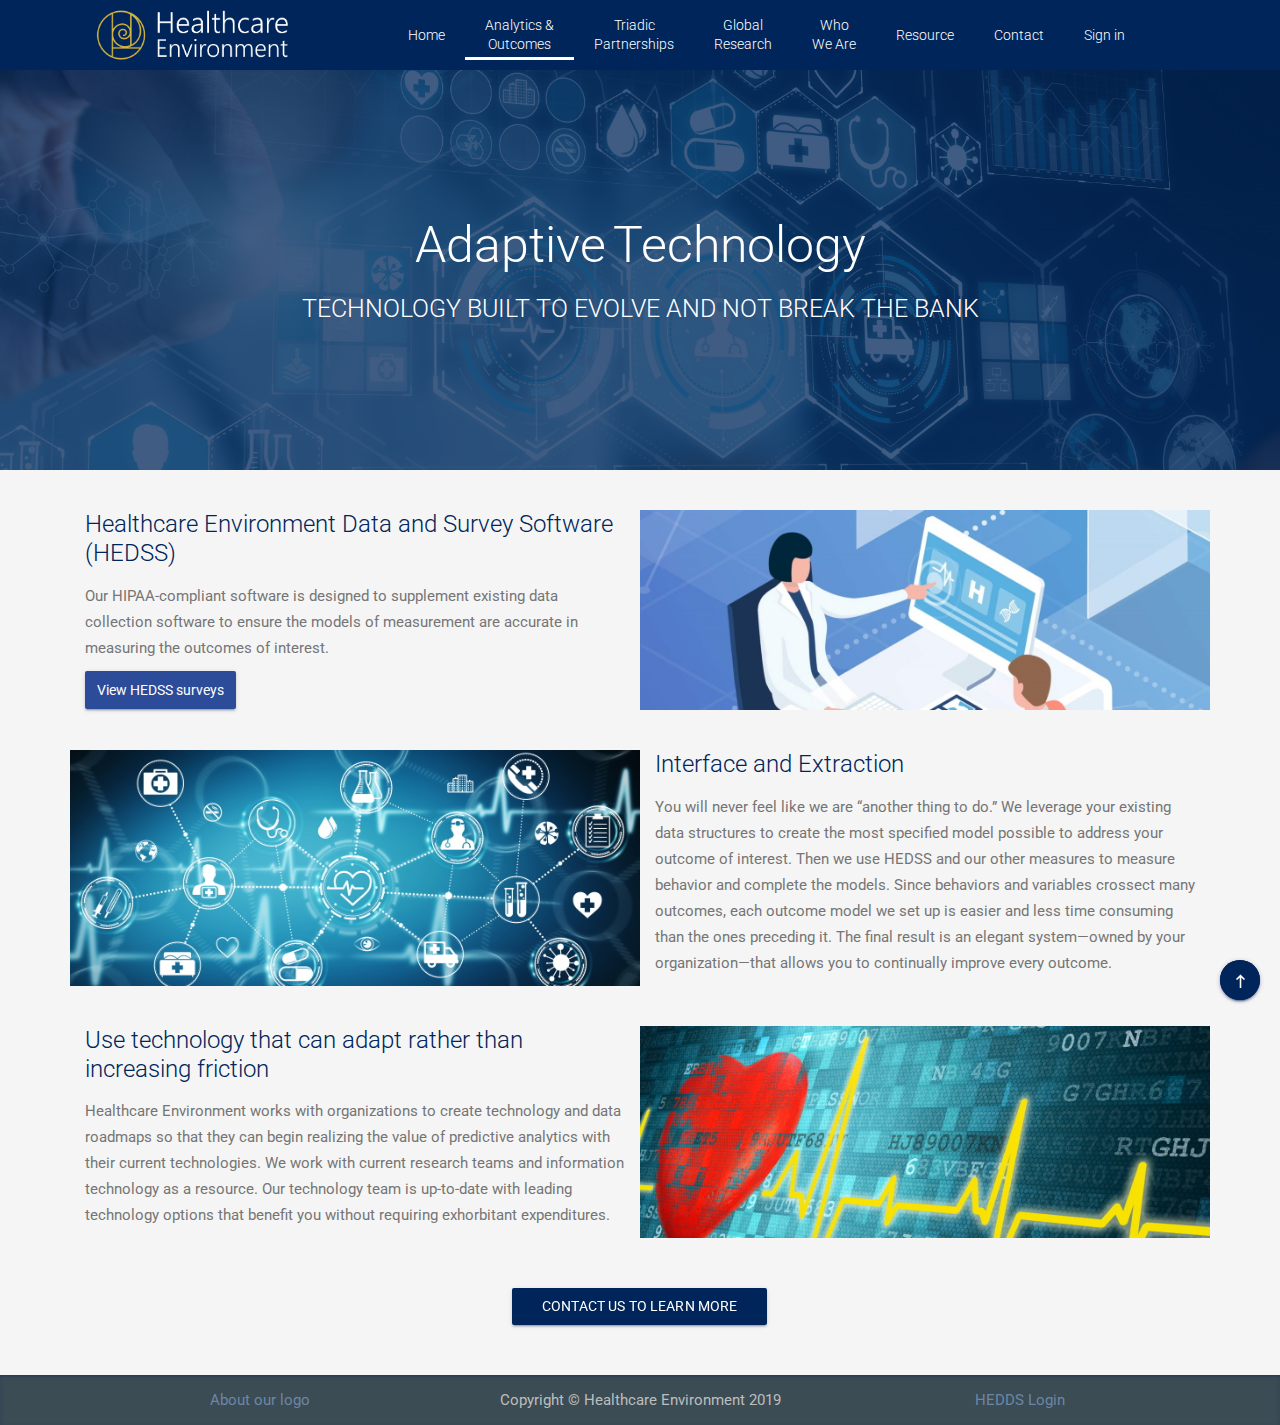
<file: adaptive-technology.html>
<!DOCTYPE html>
<html lang="en">

<head>
    <meta charset="utf-8">
    <meta http-equiv="X-UA-Compatible" content="IE=edge">
    <meta name="viewport" content="width=device-width, initial-scale=1">
    <meta name="viewport"
        content="width=device-width, initial-scale=1.0, minimum-scale=1.0, maximum-scale=1.0, user-scalable=no">
    <meta name="theme-color" content="#333">
    <title>Healthcare Environment: Adaptive Technology</title>
    <meta name="description" content="Healthcare Environment: Adaptive Technology">
    <link rel="shortcut icon" href="assets/img/favicon.png?v=3">
    <link rel="stylesheet" href="https://fonts.googleapis.com/icon?family=Material+Icons">
    <link rel="stylesheet" href="assets/css/plugins.css">
    <link rel="stylesheet" href="assets/css/style.hce.css">
    
    <!--[if lt IE 9]>
        <script src="assets/js/html5shiv.min.js"></script>
        <script src="assets/js/respond.min.js"></script>
    <![endif]-->
    
</head>

<body>
    <div class="ms-site-container ms-nav-fixed">
        <nav class="navbar navbar-expand-md navbar-fixed ms-lead-navbar navbar-mode navbar-mode mb-0" id="navbar-lead">
            <div class="container container-full">
                <div class="navbar-header">
                    <a class="navbar-brand" href="index.html">
                        <img src="assets/img/hce-logo.png" width="200px" alt="">
                    </a>
                </div>
                <div id="navbar" class="navbar-collapse collapse">
                    <ul class="nav navbar-nav navbar-right">
                        <li class="nav-item">
                            <a data-scroll class="nav-link" href="index.html">Home</a>
                        </li>
                        <li class="nav-item">
                            <a data-scroll class="nav-link active"
                                href="index.html#analytics">Analytics&nbsp;&amp;<br>Outcomes</a>
                        </li>
                        <li class="nav-item">
                            <a data-scroll class="nav-link" href="index.html#partnerships">Triadic<br>Partnerships</a>
                        </li>
                        <li class="nav-item">
                            <a data-scroll class="nav-link" href="index.html#globalresearch">Global<br>Research</a>
                        </li>
                        <li class="nav-item">
                            <a data-scroll class="nav-link" href="index.html#about">Who<br>We Are</a>
                        </li>
                        <li class="nav-item">
                            <a data-scroll class="nav-link" href="resource.html">Resource</a>
                        </li>
                        <li class="nav-item">
                            <a data-scroll class="nav-link" href="index.html#contact">Contact</a>
                        </li>
                        <li class="nav-item">
                            <a id="link-signin"
                                href="https://hcesurvey2.com/SurveysApp/bin/wc.dll?hesprocess~UtilitiesLogin"
                                target="_blank">Sign in</a>
                        </li>
                    </ul>
                </div>
            </div>
            <!-- container -->
        </nav>
        <div class="ms-hero-page ms-hero-img-adaptive-technology ms-hero-bg-info color-white" id="home">
            <div class="intro-fixed-content index-1">
                <div class="container">
                    <div class="text-center">
                        <h1
                            class="no-m ms-site-title color-white center-block ms-site-title-lg mt-2 animated fadeInDown animation-delay-2">
                            Adaptive Technology</h1>
                        <p
                            class="lead lead-lg color-white text-center center-block mt-2 mw-800 text-uppercase fw-300 animated fadeInUp animation-delay-3">
                            Technology built to evolve and not break the bank</p>
                    </div>
                </div>
            </div>
        </div>
        <div class="btn-back-top">
            <a href="#" data-scroll id="back-top"
                class="btn-circle btn-circle-primary btn-circle-sm btn-circle-raised ">
                <i class="zmdi zmdi-long-arrow-up"></i>
            </a>
        </div>
            <div class="container mt-4 mb-4">
                <div class="row mt-4 mb-4">
                    <div class="col-lg-6">
                        <h3 class="color-primary">Healthcare Environment Data and Survey Software (HEDSS)</h3>
                        <p>
                            Our HIPAA-compliant software is designed to supplement existing data collection software
                            to ensure the models of measurement are accurate in measuring the outcomes of interest.
                        </p>
                        <!-- <button >Open Modal</button> -->
                        <a class="mob_hedss" href="assets/doc/Surveys and Audits, Healthcare Environment.pdf" target="_blank">View HEDSS surveys</a>
                        <a href="#" id="myBtn"  data-toggle="modal" data-target="#myModal" class="view_hedss">View HEDSS surveys</a>
                    </div>
                    <div class="col-lg-6 image-row image-adaptive-technology-1">&nbsp;</div>
                </div>
                <div class="row mt-4 mb-4">
                    <div class="col-lg-6 image-row image-adaptive-technology-2">&nbsp;</div>
                    <div class="col-lg-6">
                        <h3 class="color-primary">Interface and Extraction</h3>
                        <p>
                            You will never feel like we are &ldquo;another thing to do.&rdquo; We leverage your existing data
                            structures to create the most
                            specified model possible to address your outcome of interest. Then we use HEDSS and our
                            other measures to measure
                            behavior and complete the models. Since behaviors and variables crossect many outcomes, each
                            outcome model we set up is
                            easier and less time consuming than the ones preceding it. The final result is an elegant
                            system—owned by your
                            organization—that allows you to continually improve every outcome.
                        </p>
                    </div>
                </div>
                <div class="row mt-4 mb-4">
                    <div class="col-lg-6">
                        <h3 class="color-primary">Use technology that can adapt rather than increasing friction</h3>
                        <p>Healthcare Environment works with organizations to create technology and data roadmaps
                            so that they can begin realizing the value of predictive analytics with their current
                            technologies. We work with current research teams and information technology as a resource.
                            Our technology team is up-to-date with leading technology options that benefit you without
                            requiring exhorbitant expenditures.
                        </p>
                    </div>
                    <div class="col-lg-6 image-row image-adaptive-technology-3"></div>
                </div>
                <div class="row mt-4 mb-4">
                    <div class="col-lg-3">&nbsp;</div>
                    <div class="col-lg-6 text-center">
                        <a href="index.html#contact" class="btn btn-primary btn-raised">Contact us to learn more</a>
                    </div>
                    <div class="col-lg-3">&nbsp;</div>
                </div>

            </div>

            <div class="btn-back-top">
                <a href="#" data-scroll id="back-top" class="btn-circle btn-circle-primary btn-circle-sm btn-circle-raised ">
                    <i class="zmdi zmdi-long-arrow-up"></i>
                </a>
            </div>

            <footer class="ms-footer">
                <div class="container">
                    <div class="row">
                        <div class="col-md-4">
                            <a class="color-info" href="about-our-logo.html">About our logo</a>
                        </div>
                        <div class="col-md-4">
                            <p>Copyright &copy; Healthcare Environment 2019</p>
                        </div>
                        <div class="col-md-4">
                            <a class="color-info"
                                href="https://hcesurvey2.com/SurveysApp/bin/wc.dll?hesprocess~UtilitiesLogin"
                                target="_blank">
                                HEDDS Login
                            </a>
                        </div>
                    </div>
                </div>
            </footer>
    </div>
    <div id="myModal" class="modal">
        <!-- Modal content -->
        <div class="modal-content">
          <span class="close">&times;</span>
          <iframe class="survey_file" src="assets/doc/Surveys and Audits, Healthcare Environment.pdf"></iframe>
        </div>
      
    </div>
    <script src="https://ajax.googleapis.com/ajax/libs/jquery/3.4.1/jquery.min.js"></script>
    <script type="text/javascript" async src="assets/js/app.js"></script>
    <script type="text/javascript" async src="assets/js/lead.js"></script>
    <script>
        // Get the modal
var modal = document.getElementById("myModal");
// Get the button that opens the modal
var btn = document.getElementById("myBtn");
// Get the <span> element that closes the modal
var span = document.getElementsByClassName("close")[0];
// When the user clicks the button, open the modal 
btn.onclick = function() {
  modal.style.display = "block";
}
// When the user clicks on <span> (x), close the modal
span.onclick = function() {
  modal.style.display = "none";
}
// When the user clicks anywhere outside of the modal, close it
window.onclick = function(event) {
  if (event.target == modal) {
    modal.style.display = "none";
  }
}
    </script>
</body>

</html>
</file>
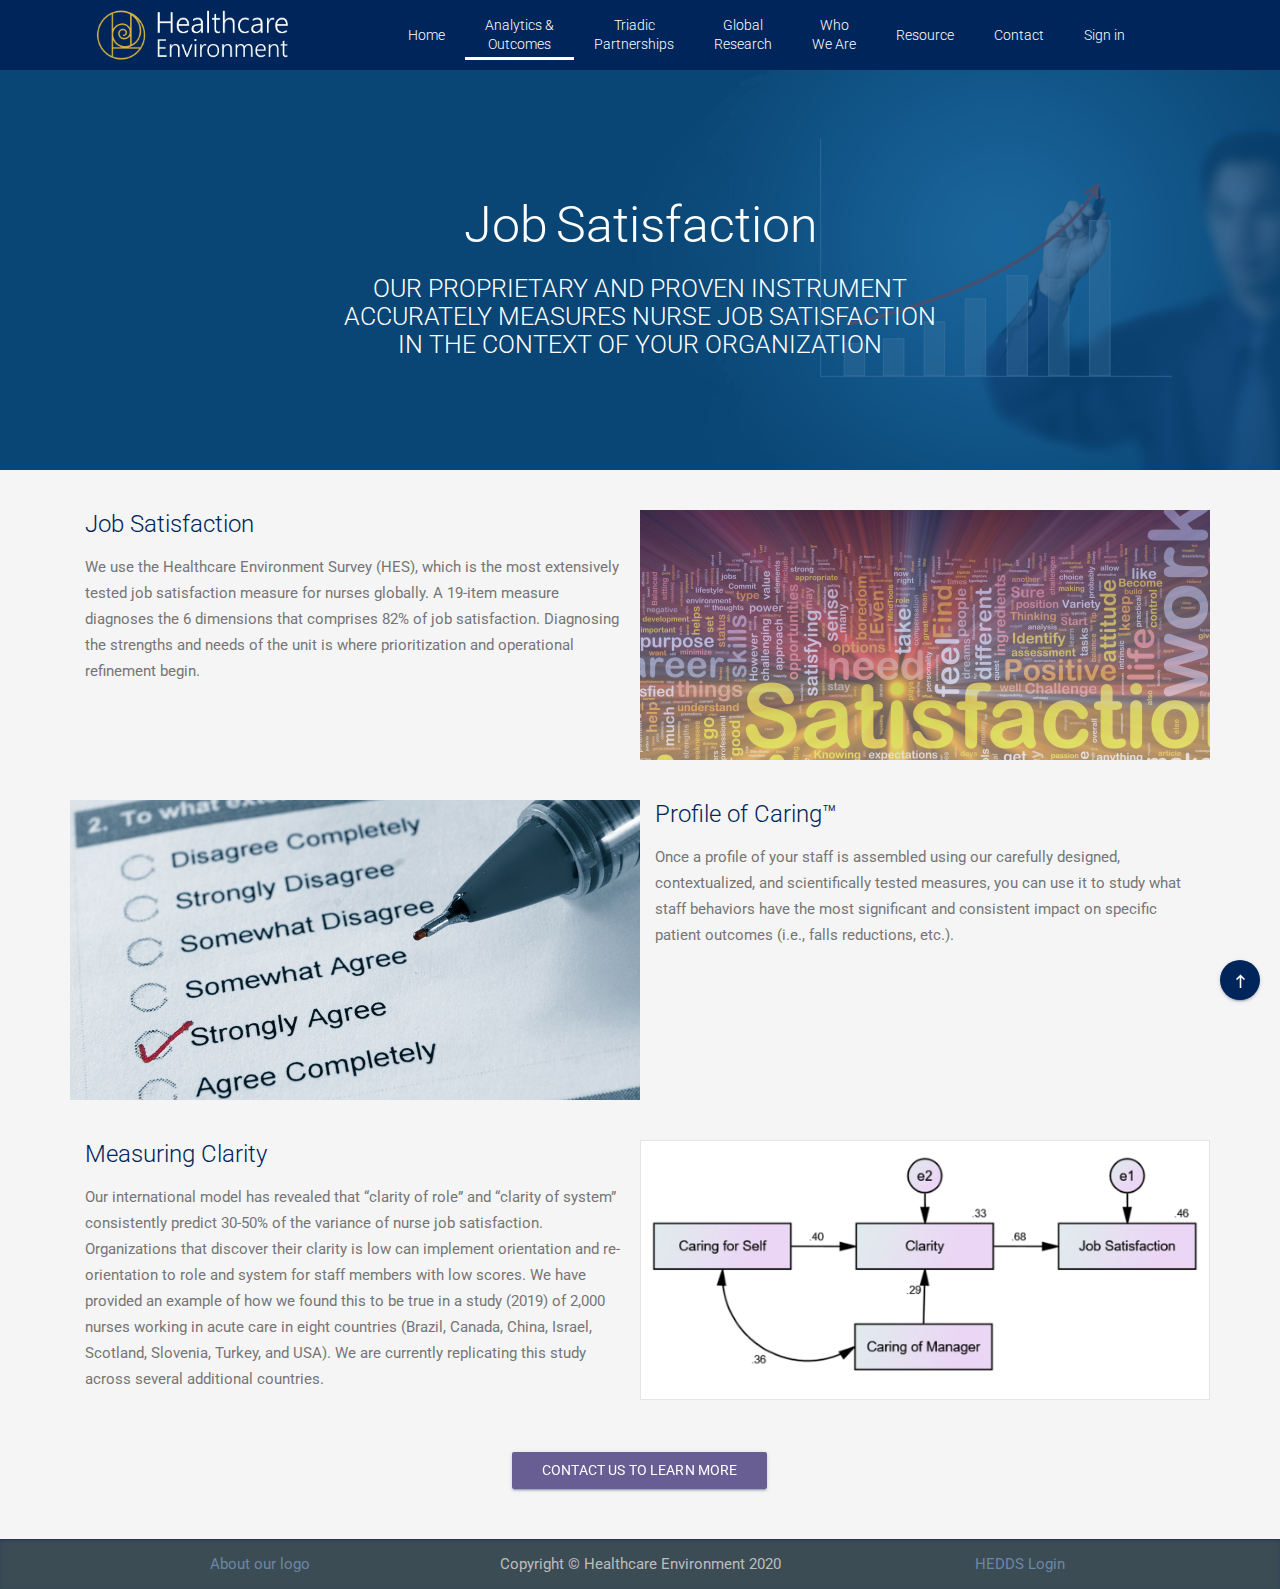
<file: job-satisfaction.html>
<!DOCTYPE html>
<html lang="en">

<head>
    <meta charset="utf-8">
    <meta http-equiv="X-UA-Compatible" content="IE=edge">
    <meta name="viewport" content="width=device-width, initial-scale=1">
    <meta name="viewport"
        content="width=device-width, initial-scale=1.0, minimum-scale=1.0, maximum-scale=1.0, user-scalable=no">
    <meta name="theme-color" content="#333">
    <title>Healthcare Environment: Job Satisfaction</title>
    <meta name="description" content="Healthcare Environment: Job Satisfaction">
    <link rel="shortcut icon" href="assets/img/favicon.png?v=3">
    <link rel="stylesheet" href="https://fonts.googleapis.com/icon?family=Material+Icons">
    <link rel="stylesheet" href="assets/css/plugins.css">
    <link rel="stylesheet" href="assets/css/style.hce.css">
    <!--[if lt IE 9]>
        <script src="assets/js/html5shiv.min.js"></script>
        <script src="assets/js/respond.min.js"></script>
    <![endif]-->
</head>

<body>
    <div class="ms-site-container ms-nav-fixed">
        <nav class="navbar navbar-expand-md navbar-fixed ms-lead-navbar navbar-mode navbar-mode mb-0" id="navbar-lead">
            <div class="container container-full">
                <div class="navbar-header">
                    <a class="navbar-brand" href="index.html">
                        <img src="assets/img/hce-logo.png" width="200px" alt="">
                    </a>
                </div>
                <div id="navbar" class="navbar-collapse collapse">
                    <ul class="nav navbar-nav navbar-right">
                        <li class="nav-item">
                            <a data-scroll class="nav-link" href="index.html">Home</a>
                        </li>
                        <li class="nav-item">
                            <a data-scroll class="nav-link active"
                                href="index.html#analytics">Analytics&nbsp;&amp;<br>Outcomes</a>
                        </li>
                        <li class="nav-item">
                            <a data-scroll class="nav-link" href="index.html#partnerships">Triadic<br>Partnerships</a>
                        </li>
                        <li class="nav-item">
                            <a data-scroll class="nav-link" href="index.html#globalresearch">Global<br>Research</a>
                        </li>
                        <li class="nav-item">
                            <a data-scroll class="nav-link" href="index.html#about">Who<br>We Are</a>
                        </li>
                        <li class="nav-item">
                            <a data-scroll class="nav-link" href="resource.html">Resource</a>
                        </li>
                        <li class="nav-item">
                            <a data-scroll class="nav-link" href="index.html#contact">Contact</a>
                        </li>
                        <li class="nav-item">
                            <a id="link-signin"
                                href="https://hcesurvey2.com/SurveysApp/bin/wc.dll?hesprocess~UtilitiesLogin"
                                target="_blank">Sign in</a>
                        </li>
                    </ul>
                </div>
            </div>
        </nav>
        <div class="ms-hero-page ms-hero-img-job-satisfaction ms-hero-bg-primary color-white" id="home">
            <div class="intro-fixed-content index-1">
                <div class="container">
                    <div class="text-center">
                        <h1
                            class="no-m ms-site-title color-white center-block ms-site-title-lg animated fadeInDown animation-delay-2">
                            Job Satisfaction</h1>
                        <p
                            class="lead lead-lg color-white text-center center-block mt-2 mw-800 text-uppercase fw-300 animated fadeInUp animation-delay-3">
                            Our proprietary and proven instrument<br>accurately measures nurse job satisfaction<br>in
                            the
                            context of your organization</p>
                    </div>
                </div>
            </div>
        </div>

        <div class="container mt-4 mb-4">
            <div class="row mt-4 mb-4">
                <div class="col-lg-6">
                    <h3 class="color-primary">Job Satisfaction</h3>
                    <p>We use the Healthcare Environment Survey (HES), which is the most extensively tested job
                        satisfaction
                        measure for nurses globally. A 19-item measure diagnoses the 6 dimensions that comprises 82%
                        of
                        job satisfaction. Diagnosing the strengths and needs of the unit is where prioritization and
                        operational
                        refinement begin.
                    </p>
                </div>
                <div class="col-lg-6 image-row image-job-satisfaction-1">&nbsp;</div>
            </div>
            <div class="row mt-4 mb-4">
                <div class="col-lg-6 image-row image-job-satisfaction-2">&nbsp;</div>
                <div class="col-lg-6">
                    <h3 class="color-primary">Profile of Caring™</h3>
                    <p>Once a profile of your staff is assembled using our carefully designed, contextualized, and
                        scientifically tested
                        measures, you can use it to study what staff behaviors have the most significant and
                        consistent impact on specific
                        patient outcomes (i.e., falls reductions, etc.).
                    </p>
                </div>
            </div>
            <div class="row mt-4 mb-4">
                <div class="col-lg-6">
                    <h3 class="color-primary">Measuring Clarity</h3>
                    <p>Our international model has revealed that “clarity of role” and “clarity of system”
                        consistently predict 30-50% of the
                        variance of nurse job satisfaction. Organizations that discover their clarity is low can
                        implement orientation and
                        re-orientation to role and system for staff members with low scores. We have provided an
                        example of how we found this to
                        be true in a study (2019) of 2,000 nurses working in acute care in eight countries (Brazil,
                        Canada, China, Israel,
                        Scotland, Slovenia, Turkey, and USA). We are currently replicating this study across several
                        additional countries.
                    </p>
                </div>
                <div class="col-lg-6 image-row image-job-satisfaction-3">&nbsp;</div>
            </div>
            <div class="row mt-4 mb-4">
                <div class="col-lg-3">&nbsp;</div>
                <div class="col-lg-6 text-center">
                    <a href="index.html#contact" class="btn btn-royal btn-raised">Contact us to learn more</a>
                </div>
                <div class="col-lg-3">&nbsp;</div>
            </div>

        </div>

        <div class="btn-back-top">
            <a href="#" data-scroll id="back-top"
                class="btn-circle btn-circle-primary btn-circle-sm btn-circle-raised ">
                <i class="zmdi zmdi-long-arrow-up"></i>
            </a>
        </div>

        <footer class="ms-footer">
            <div class="container">
                <div class="row">
                    <div class="col-md-4">
                        <a class="color-info" href="about-our-logo.html">About our logo</a>
                    </div>
                    <div class="col-md-4">
                        <p>Copyright &copy; Healthcare Environment 2020</p>
                    </div>
                    <div class="col-md-4">
                        <a class="color-info"
                            href="https://hcesurvey2.com/SurveysApp/bin/wc.dll?hesprocess~UtilitiesLogin"
                            target="_blank">
                            HEDDS Login
                        </a>
                    </div>
                </div>
            </div>
        </footer>
    </div>
    <script src="https://ajax.googleapis.com/ajax/libs/jquery/3.4.1/jquery.min.js"></script>
    <script type="text/javascript" async src="assets/js/app.js"></script>
    <script type="text/javascript" async src="assets/js/lead.js"></script>
</body>

</html>
</file>
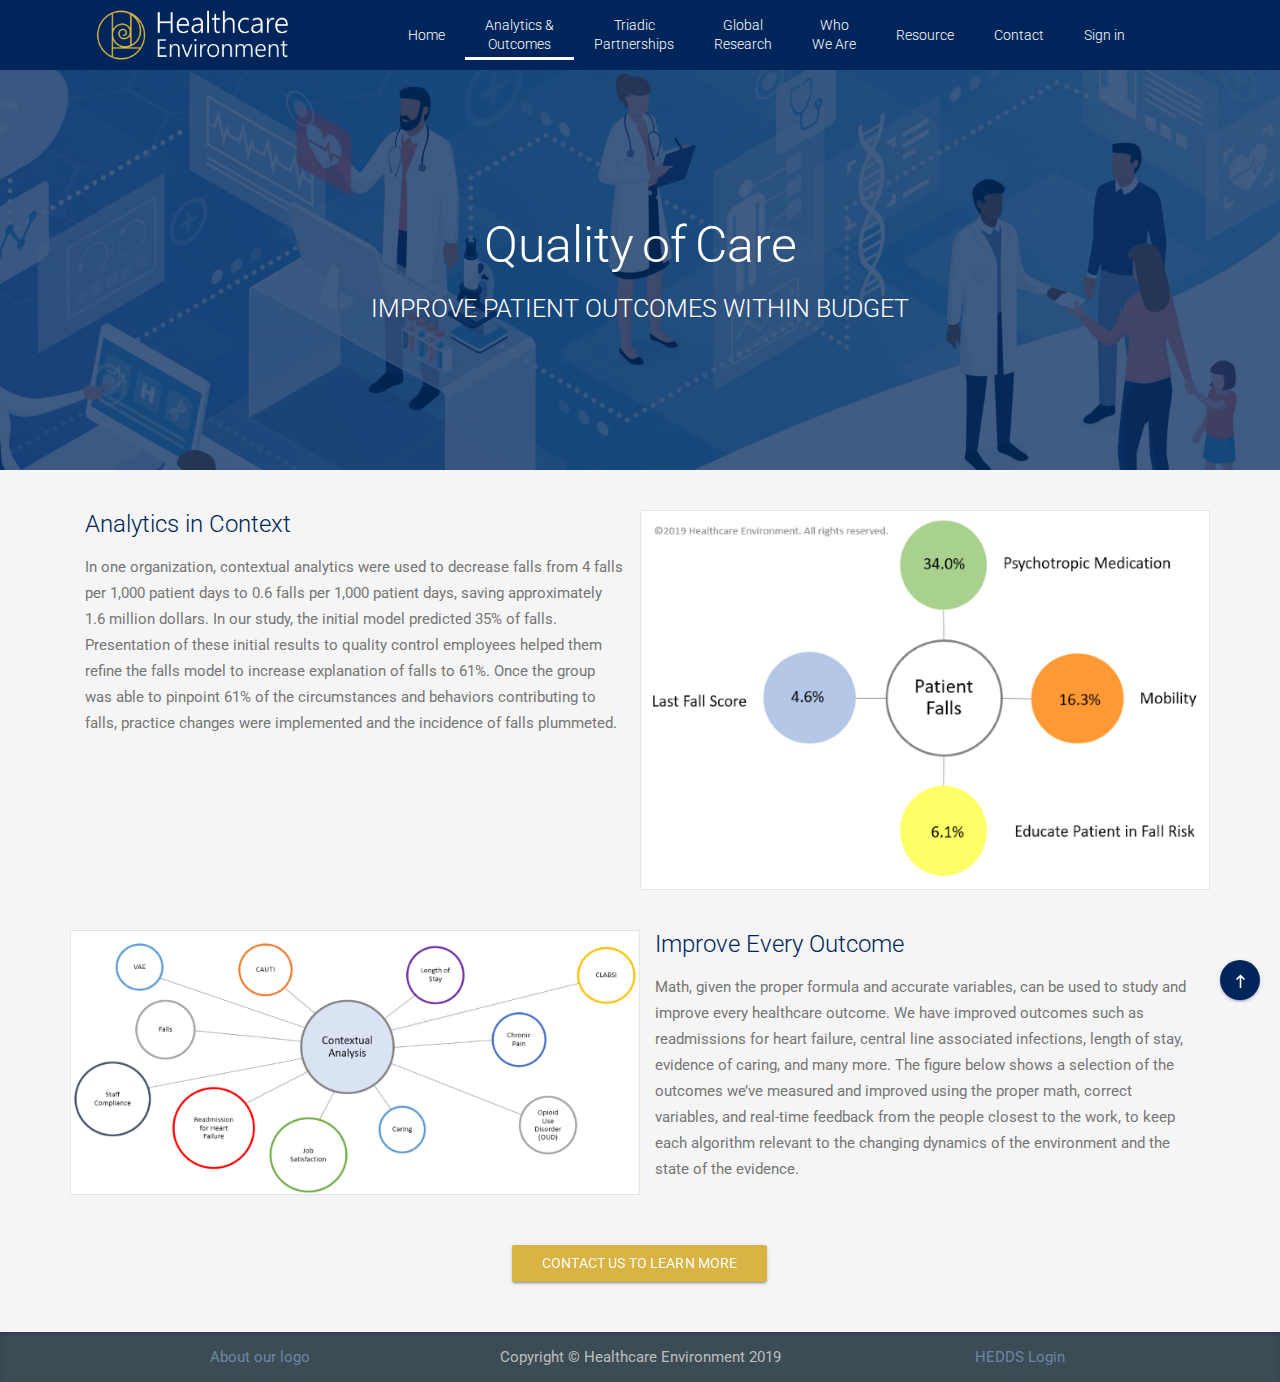
<file: quality-of-care.html>
<!DOCTYPE html>
<html lang="en">

<head>
    <meta charset="utf-8">
    <meta http-equiv="X-UA-Compatible" content="IE=edge">
    <meta name="viewport" content="width=device-width, initial-scale=1">
    <meta name="viewport"
        content="width=device-width, initial-scale=1.0, minimum-scale=1.0, maximum-scale=1.0, user-scalable=no">
    <meta name="theme-color" content="#333">
    <title>Healthcare Environment: Qualify of Care</title>
    <meta name="description" content="Healthcare Environment: Quality of Care">
    <link rel="shortcut icon" href="assets/img/favicon.png?v=3">
    <link rel="stylesheet" href="https://fonts.googleapis.com/icon?family=Material+Icons">
    <link rel="stylesheet" href="assets/css/plugins.css">
    <link rel="stylesheet" href="assets/css/style.hce.css">
    <!--[if lt IE 9]>
        <script src="assets/js/html5shiv.min.js"></script>
        <script src="assets/js/respond.min.js"></script>
    <![endif]-->
</head>

<body>
    <div class="ms-site-container ms-nav-fixed">
        <nav class="navbar navbar-expand-md navbar-fixed ms-lead-navbar navbar-mode navbar-mode mb-0" id="navbar-lead">
            <div class="container container-full">
                <div class="navbar-header">
                    <a class="navbar-brand" href="index.html">
                        <img src="assets/img/hce-logo.png" width="200px" alt="">
                    </a>
                </div>
                <div id="navbar" class="navbar-collapse collapse">
                    <ul class="nav navbar-nav navbar-right">
                        <li class="nav-item">
                            <a data-scroll class="nav-link" href="index.html">Home</a>
                        </li>
                        <li class="nav-item">
                            <a data-scroll class="nav-link active"
                                href="index.html#analytics">Analytics&nbsp;&amp;<br>Outcomes</a>
                        </li>
                        <li class="nav-item">
                            <a data-scroll class="nav-link" href="index.html#partnerships">Triadic<br>Partnerships</a>
                        </li>
                        <li class="nav-item">
                            <a data-scroll class="nav-link" href="index.html#globalresearch">Global<br>Research</a>
                        </li>
                        <li class="nav-item">
                            <a data-scroll class="nav-link" href="index.html#about">Who<br>We Are</a>
                        </li>
                        <li class="nav-item">
                            <a data-scroll class="nav-link" href="resource.html">Resource</a>
                        </li>
                        <li class="nav-item">
                            <a data-scroll class="nav-link" href="index.html#contact">Contact</a>
                        </li>
                        <li class="nav-item">
                            <a id="link-signin"
                                href="https://hcesurvey2.com/SurveysApp/bin/wc.dll?hesprocess~UtilitiesLogin"
                                target="_blank">Sign in</a>
                        </li>
                    </ul>
                </div>
            </div>
            <!-- container -->
        </nav>
        <div class="ms-hero-page ms-hero-img-quality-of-care ms-hero-bg-info color-white" id="home">
            <div class="intro-fixed-content index-1">
                <div class="container">
                    <div class="text-center">
                        <h1
                            class="no-m ms-site-title color-white center-block ms-site-title-lg mt-2 animated fadeInDown animation-delay-2">
                            Quality of Care</h1>
                        <p
                            class="lead lead-lg color-white text-center center-block mt-2 mw-800 text-uppercase fw-300 animated fadeInUp animation-delay-3">
                            Improve Patient Outcomes within Budget</p>
                    </div>
                </div>
            </div>
        </div>
            <div class="container mt-4 mb-4">
                <div class="row mt-4 mb-4">
                    <div class="col-lg-6">
                        <h3 class="color-primary">Analytics in Context</h3>
                        <p>In one organization, contextual analytics were used to decrease falls from 4 falls per 1,000
                            patient days to 0.6 falls
                            per 1,000 patient days, saving approximately 1.6 million dollars. In our study, the initial
                            model predicted 35% of
                            falls. Presentation of these initial results to quality control employees helped them refine
                            the falls model to increase
                            explanation of falls to 61%. Once the group was able to pinpoint 61% of the circumstances
                            and behaviors contributing to
                            falls, practice changes were implemented and the incidence of falls plummeted.
                        </p>
                    </div>
                    <div class="col-lg-6 image-row image-quality-of-care-1">&nbsp;</div>
                </div>
                <div class="row mt-4 mb-4">
                    <div class="col-lg-6 image-row image-quality-of-care-2">&nbsp;</div>
                    <div class="col-lg-6">
                        <h3 class="color-primary">Improve Every Outcome</h3>
                        <p>Math, given the proper formula and accurate variables, can be used to study and improve every
                            healthcare outcome. We
                            have improved outcomes such as readmissions for heart failure, central line associated
                            infections, length of stay,
                            evidence of caring, and many more. The figure below shows a selection of the outcomes we’ve
                            measured and improved using
                            the proper math, correct variables, and real-time feedback from the people closest to the
                            work, to keep each algorithm
                            relevant to the changing dynamics of the environment and the state of the evidence.
                        </p>
                    </div>
                </div>
                <div class="row mt-4 mb-4">
                    <div class="col-lg-3">&nbsp;</div>
                    <div class="col-lg-6 text-center">
                        <a href="index.html#contact" class="btn btn-warning btn-raised">Contact us to learn more</a>
                    </div>
                    <div class="col-lg-3">&nbsp;</div>
                </div>
            </div>

            <div class="btn-back-top">
                <a href="#" data-scroll id="back-top" class="btn-circle btn-circle-primary btn-circle-sm btn-circle-raised ">
                    <i class="zmdi zmdi-long-arrow-up"></i>
                </a>
            </div>

            <footer class="ms-footer">
                <div class="container">
                    <div class="row">
                        <div class="col-md-4">
                            <a class="color-info" href="about-our-logo.html">About our logo</a>
                        </div>
                        <div class="col-md-4">
                            <p>Copyright &copy; Healthcare Environment 2019</p>
                        </div>
                        <div class="col-md-4">
                            <a class="color-info"
                                href="https://hcesurvey2.com/SurveysApp/bin/wc.dll?hesprocess~UtilitiesLogin"
                                target="_blank">
                                HEDDS Login
                            </a>
                        </div>
                    </div>
                </div>
            </footer>
    </div>
    <script src="https://ajax.googleapis.com/ajax/libs/jquery/3.4.1/jquery.min.js"></script>
    <script type="text/javascript" async src="assets/js/app.js"></script>
    <script type="text/javascript" async src="assets/js/lead.js"></script>
</body>

</html>
</file>
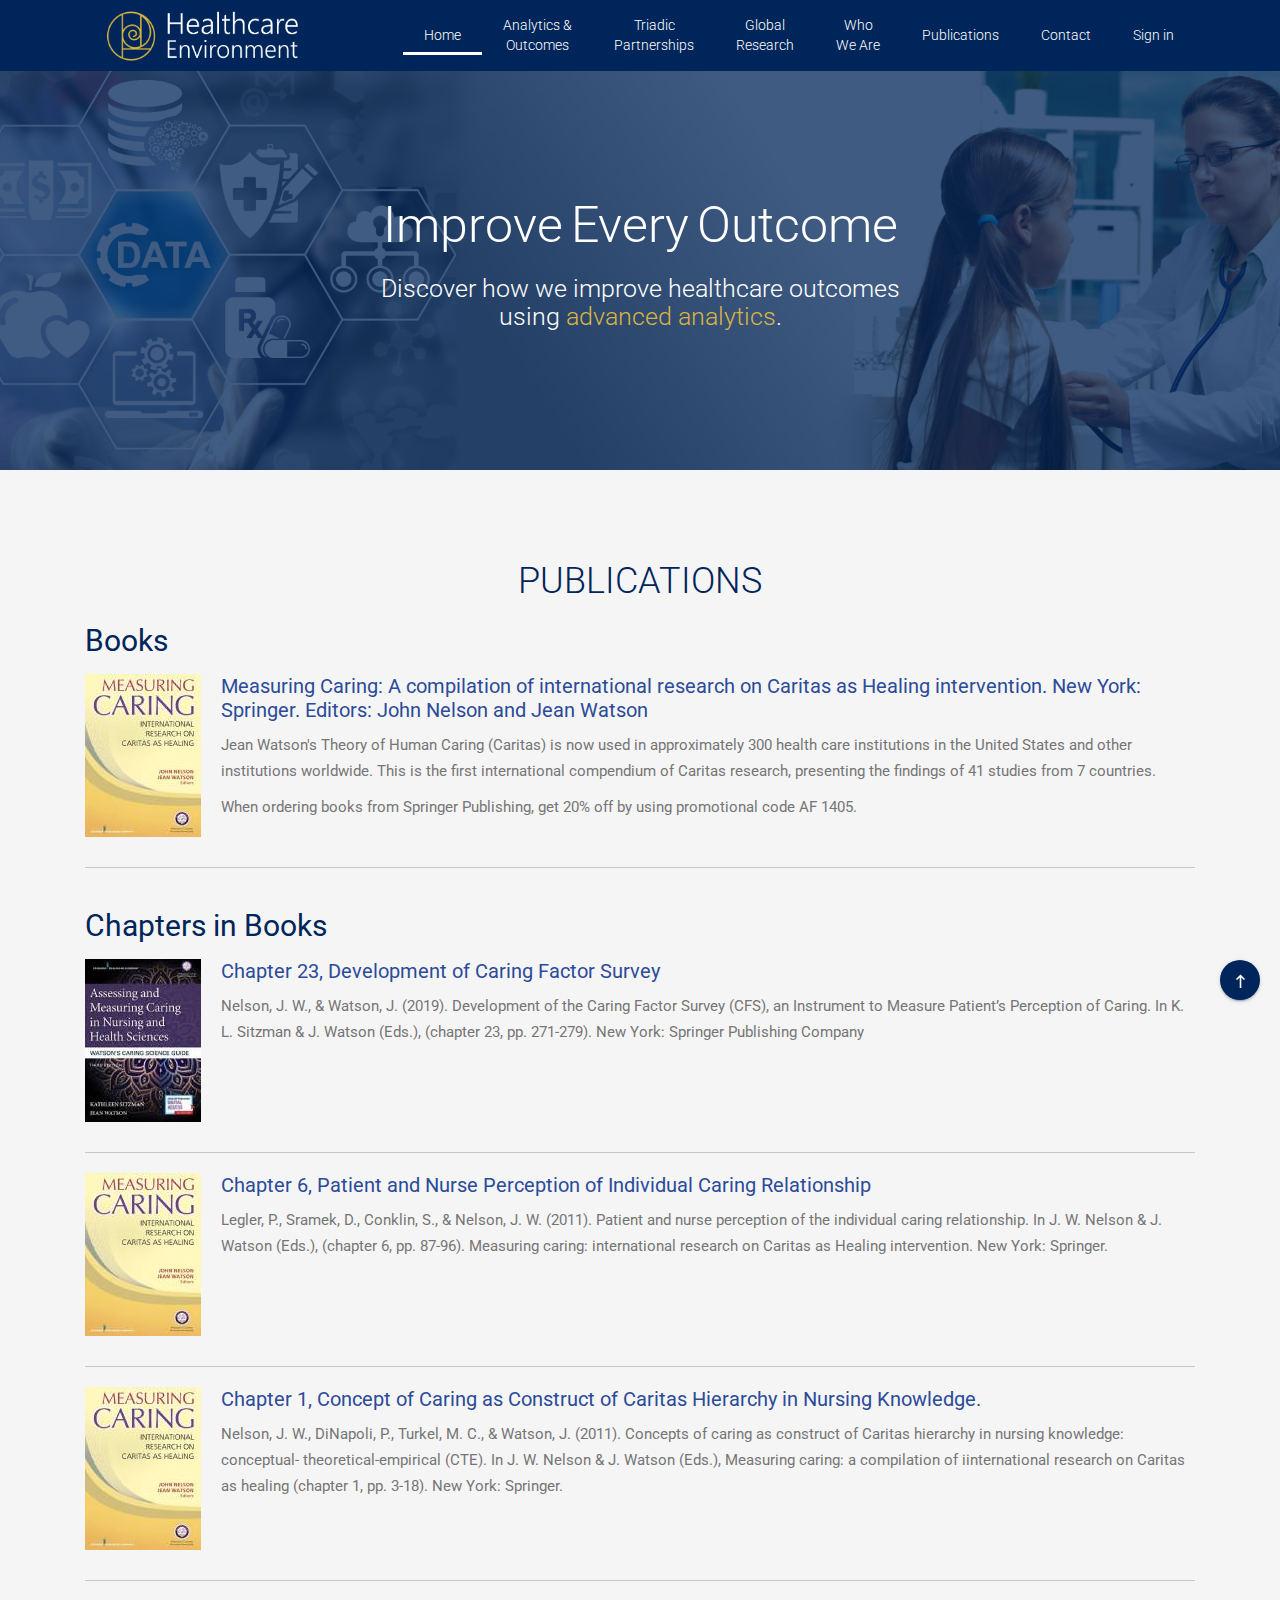
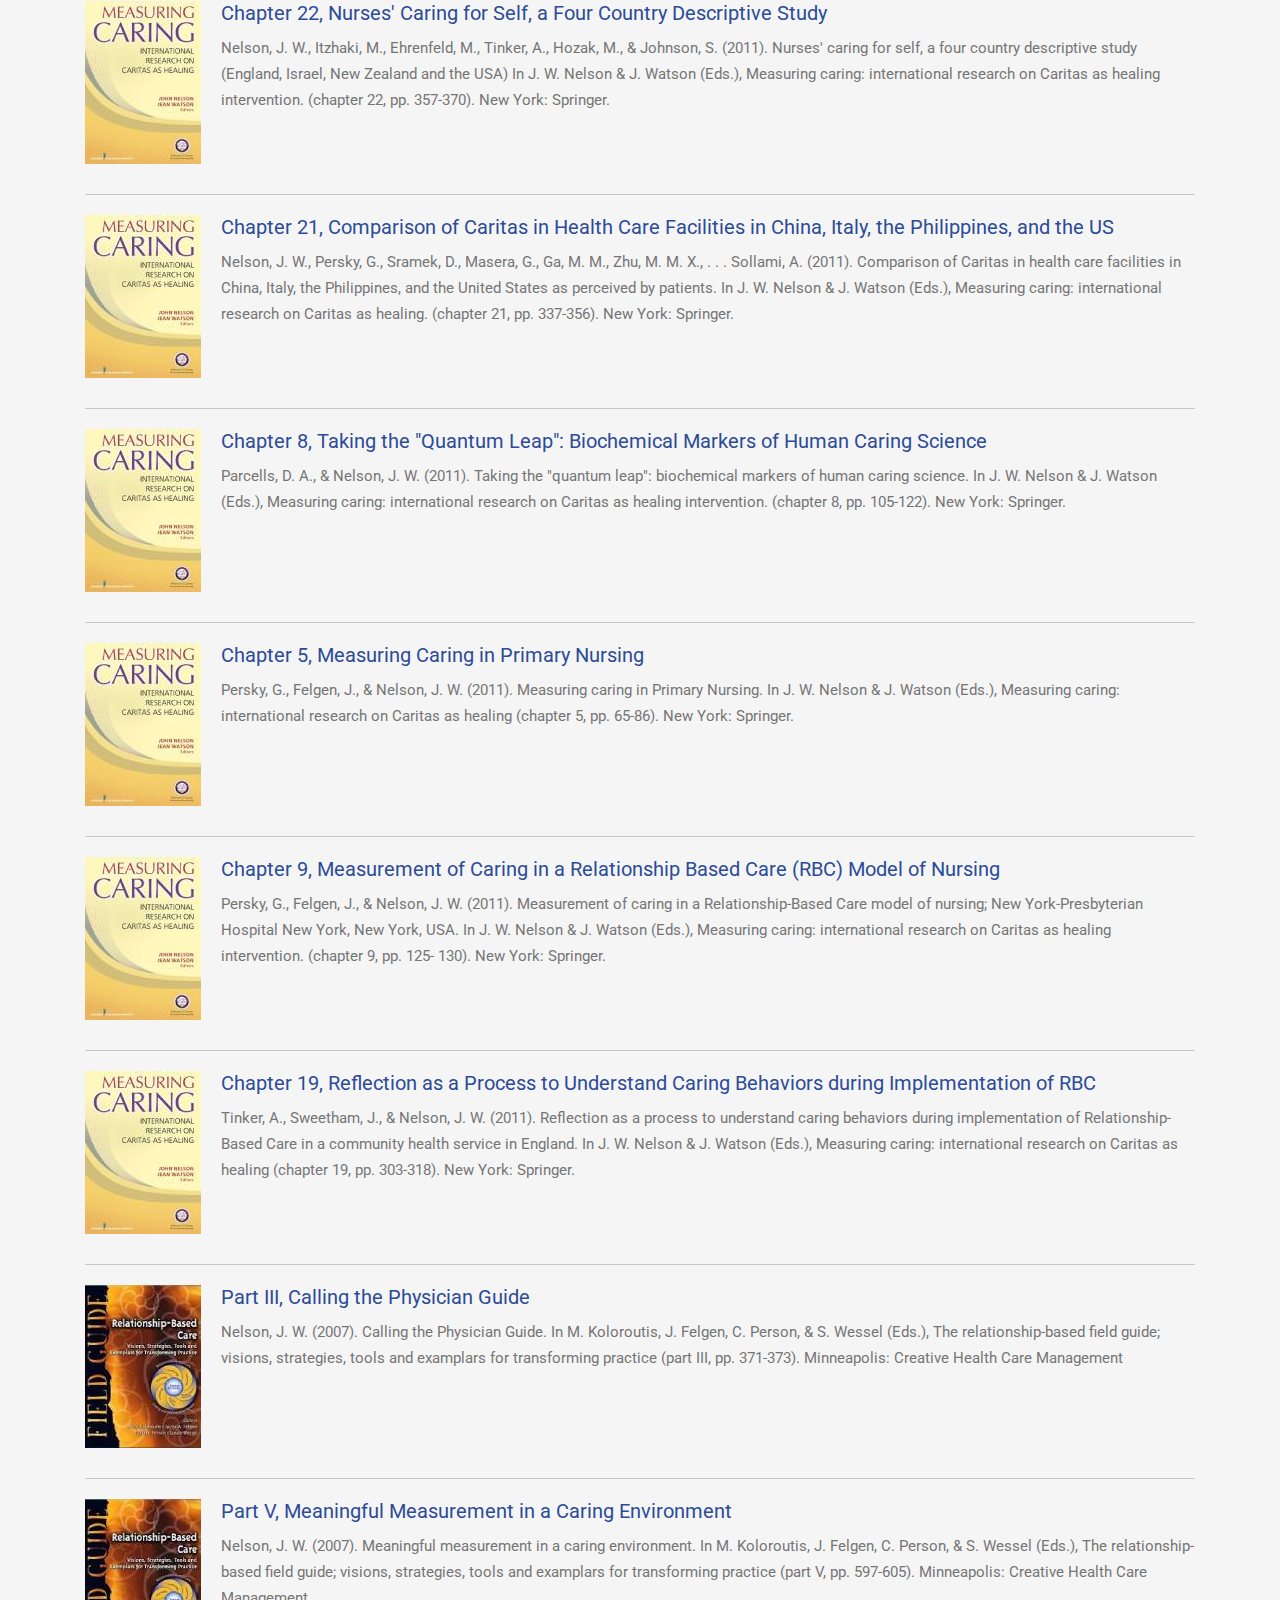
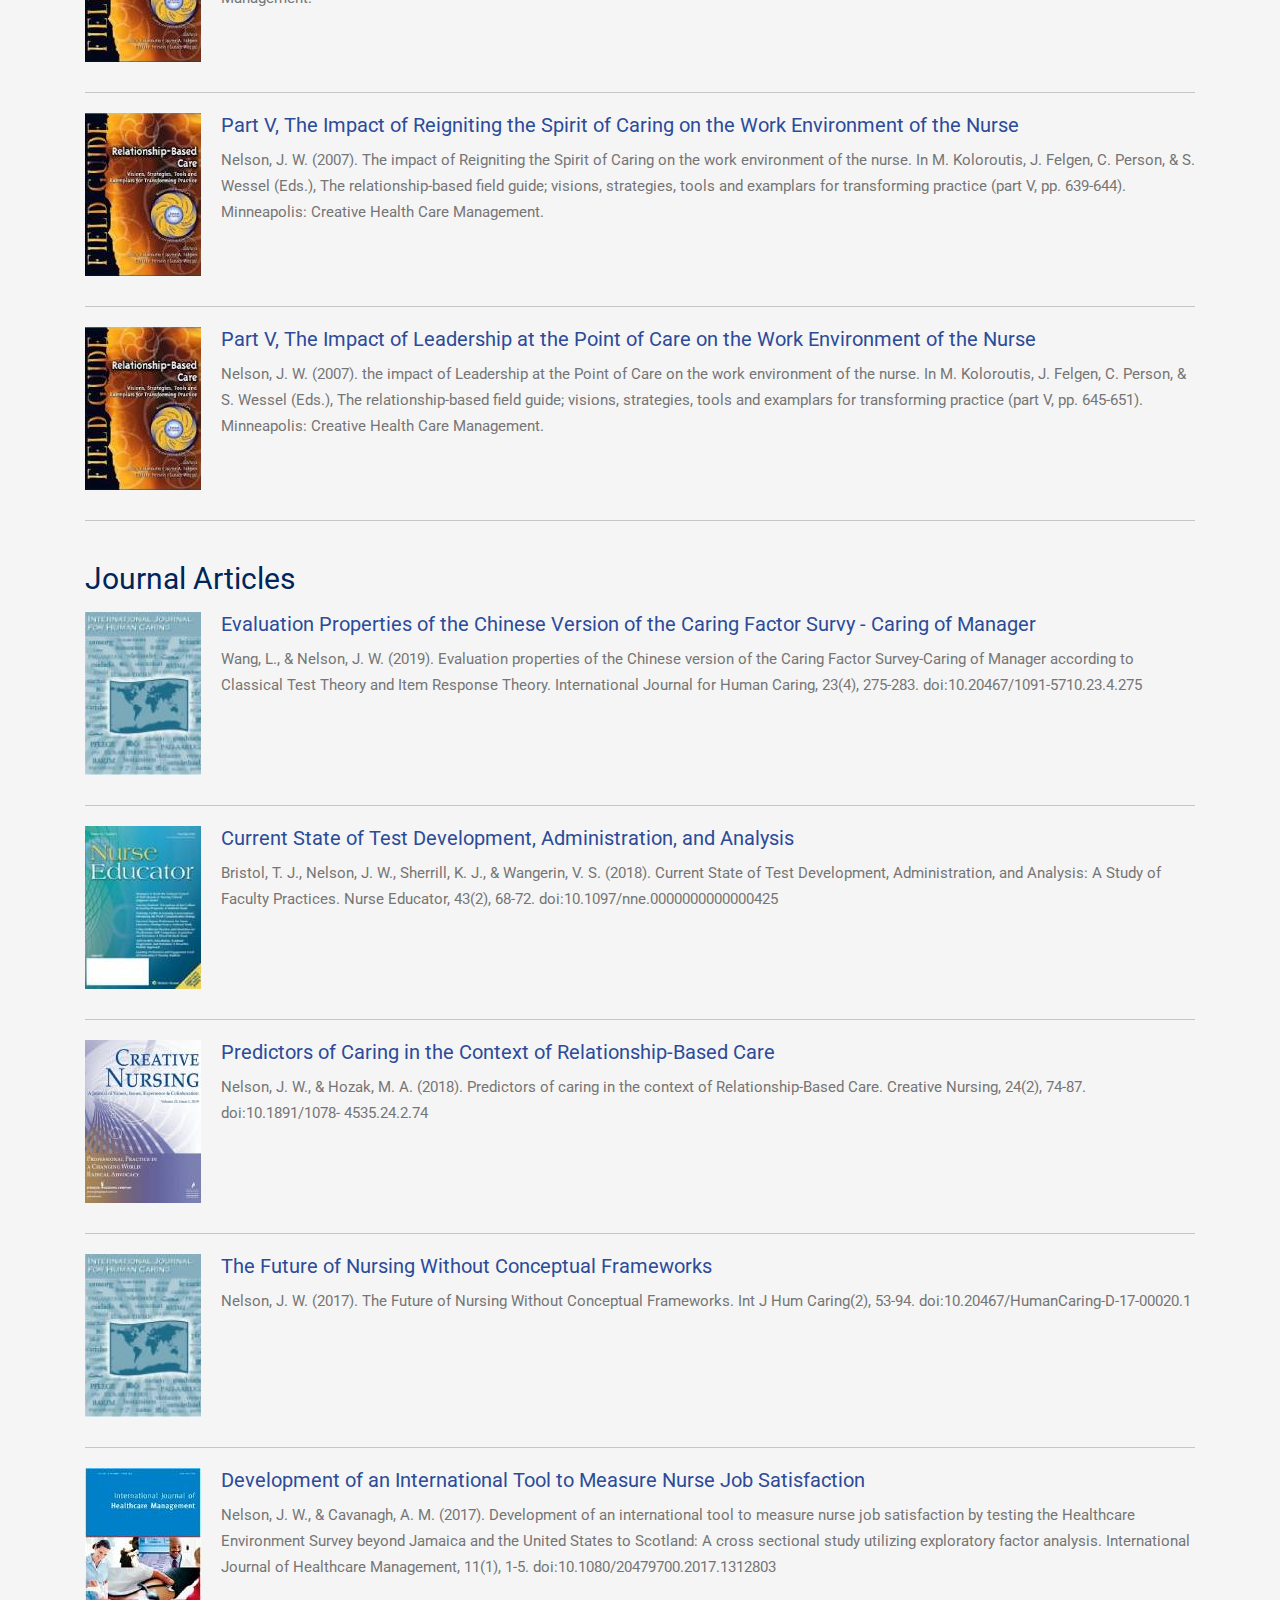
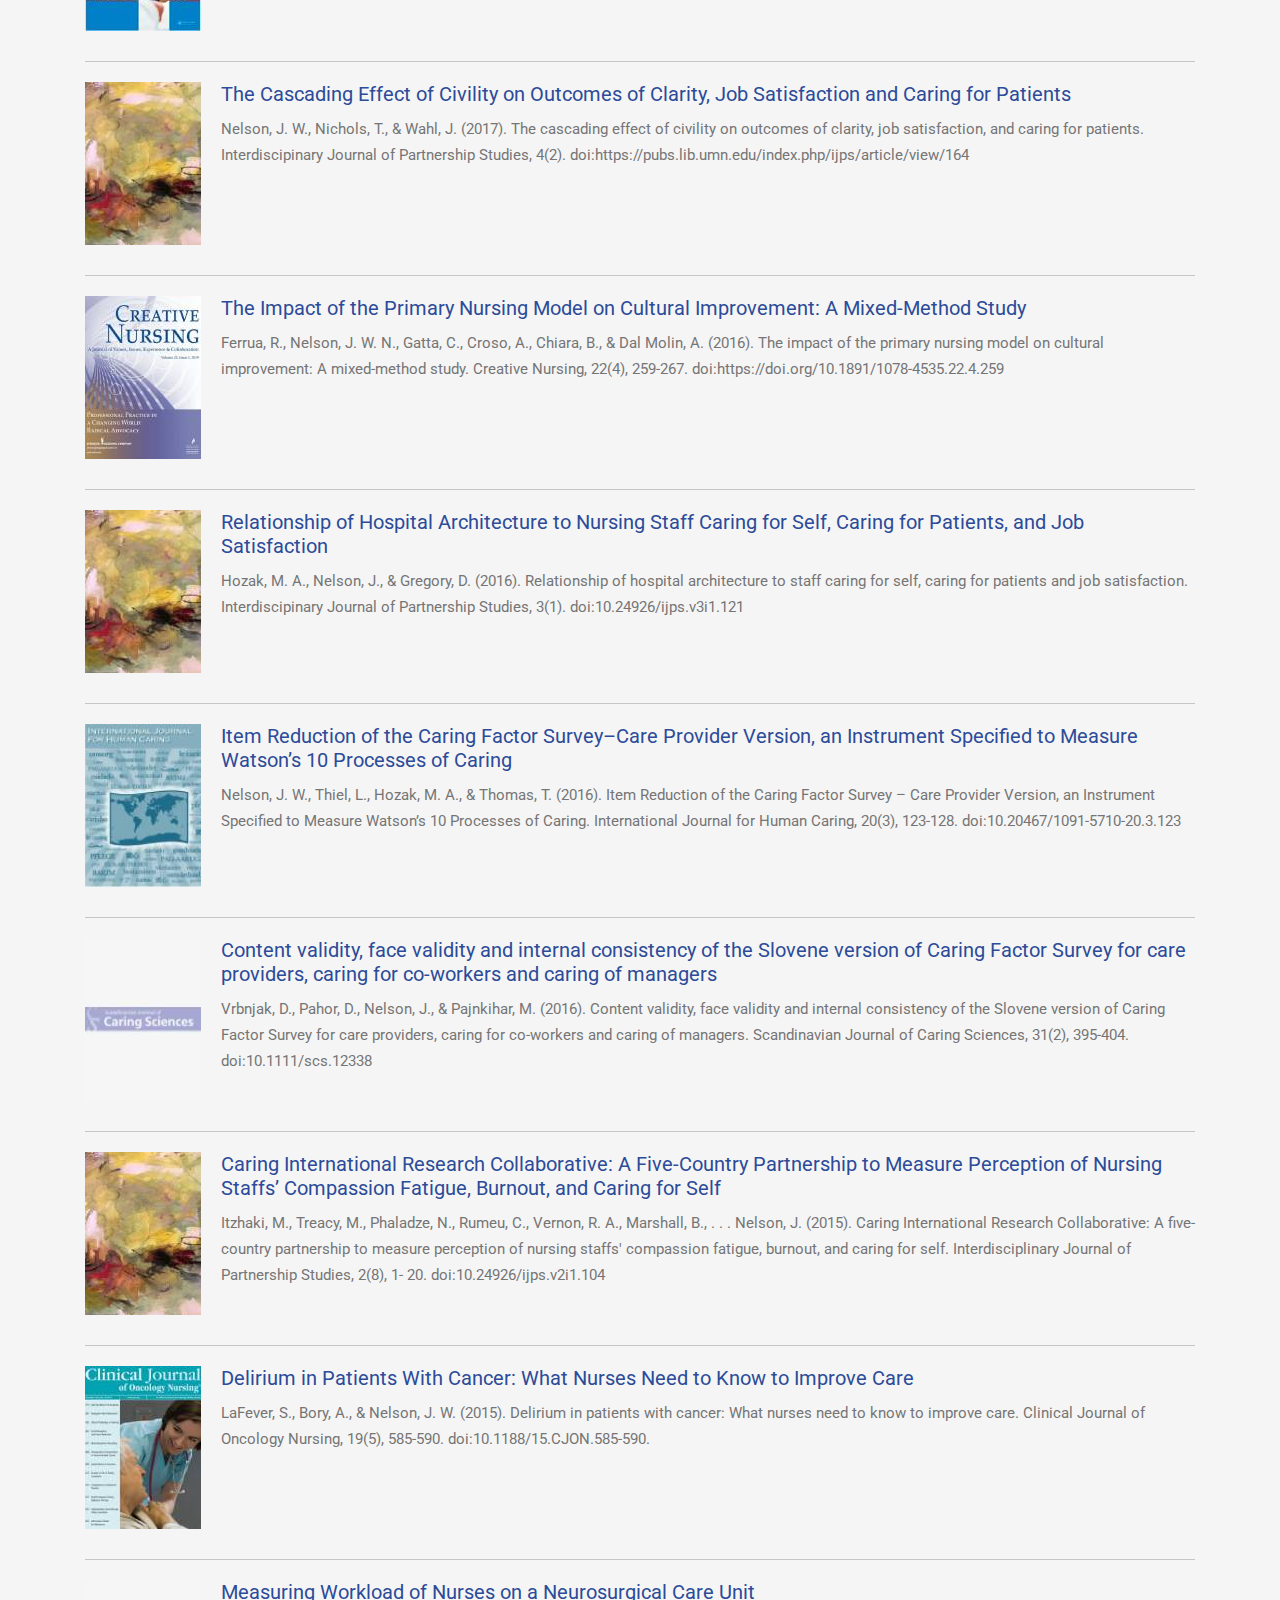
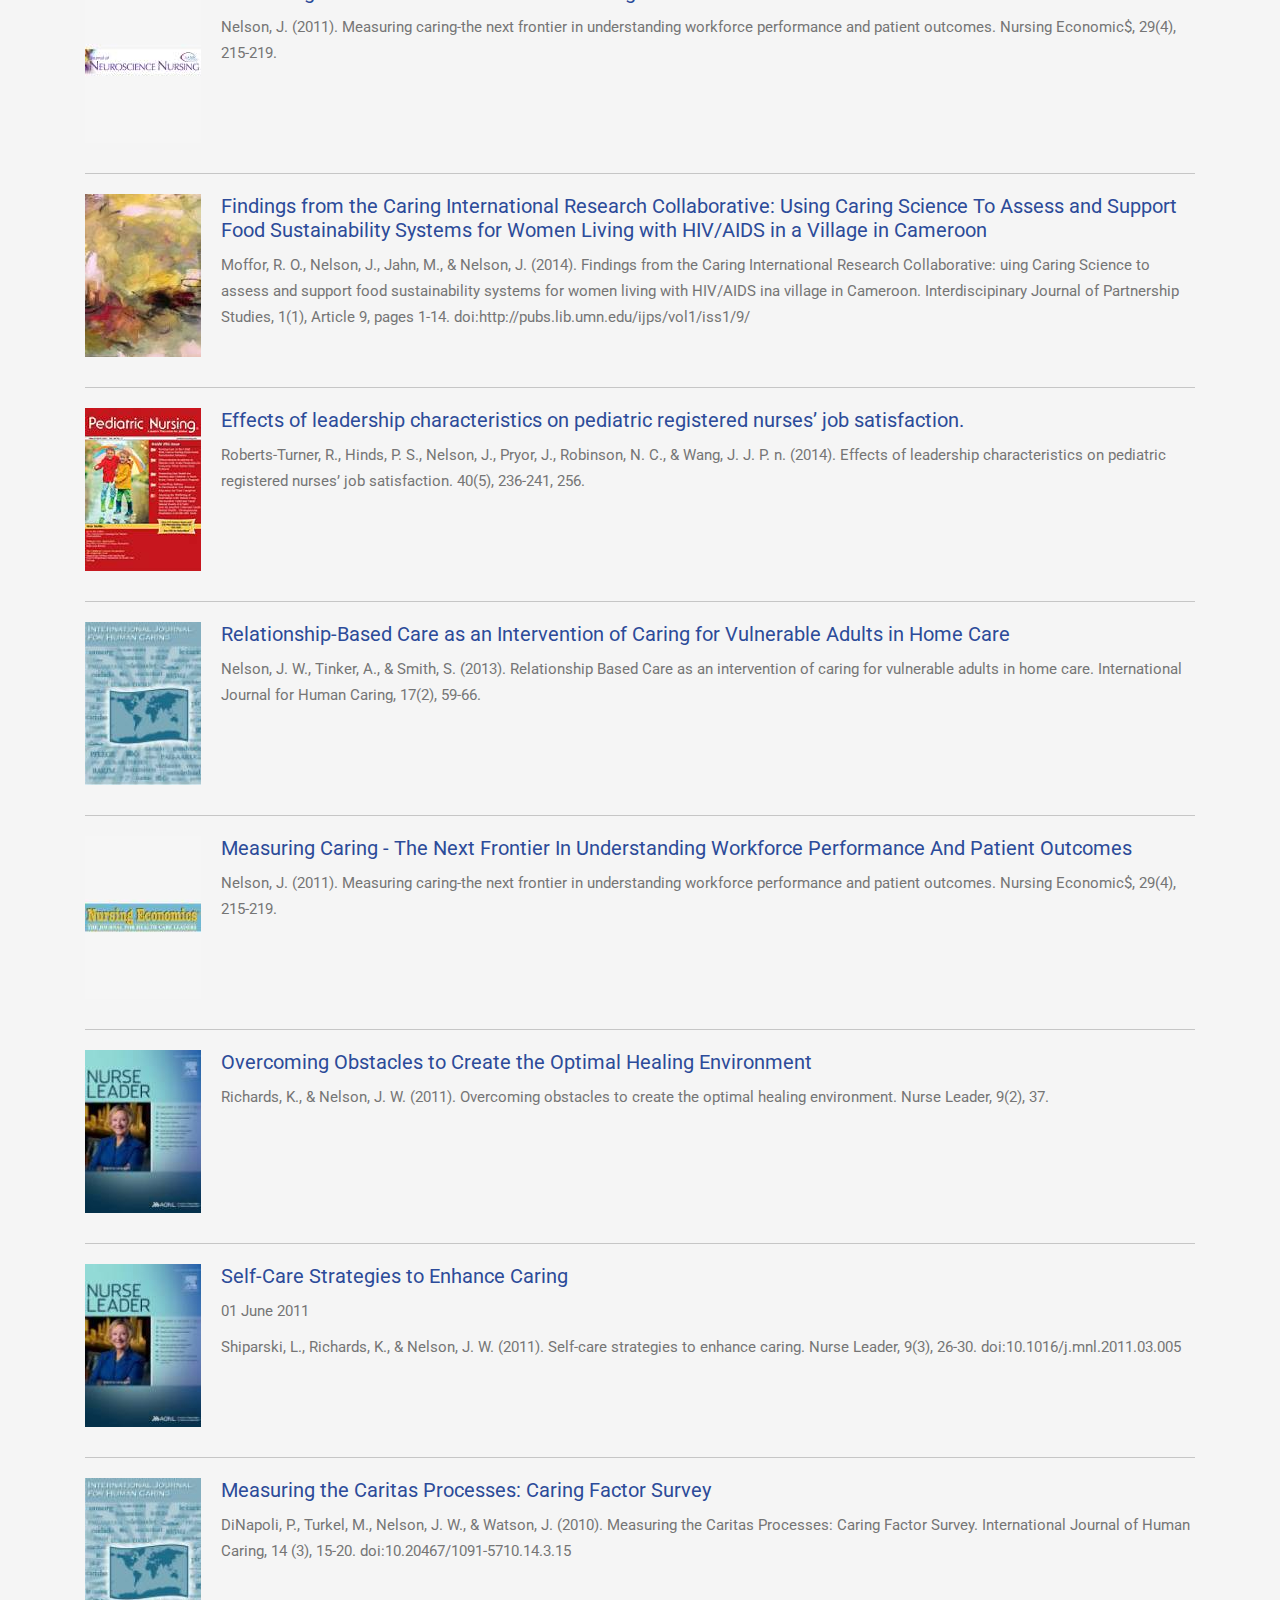
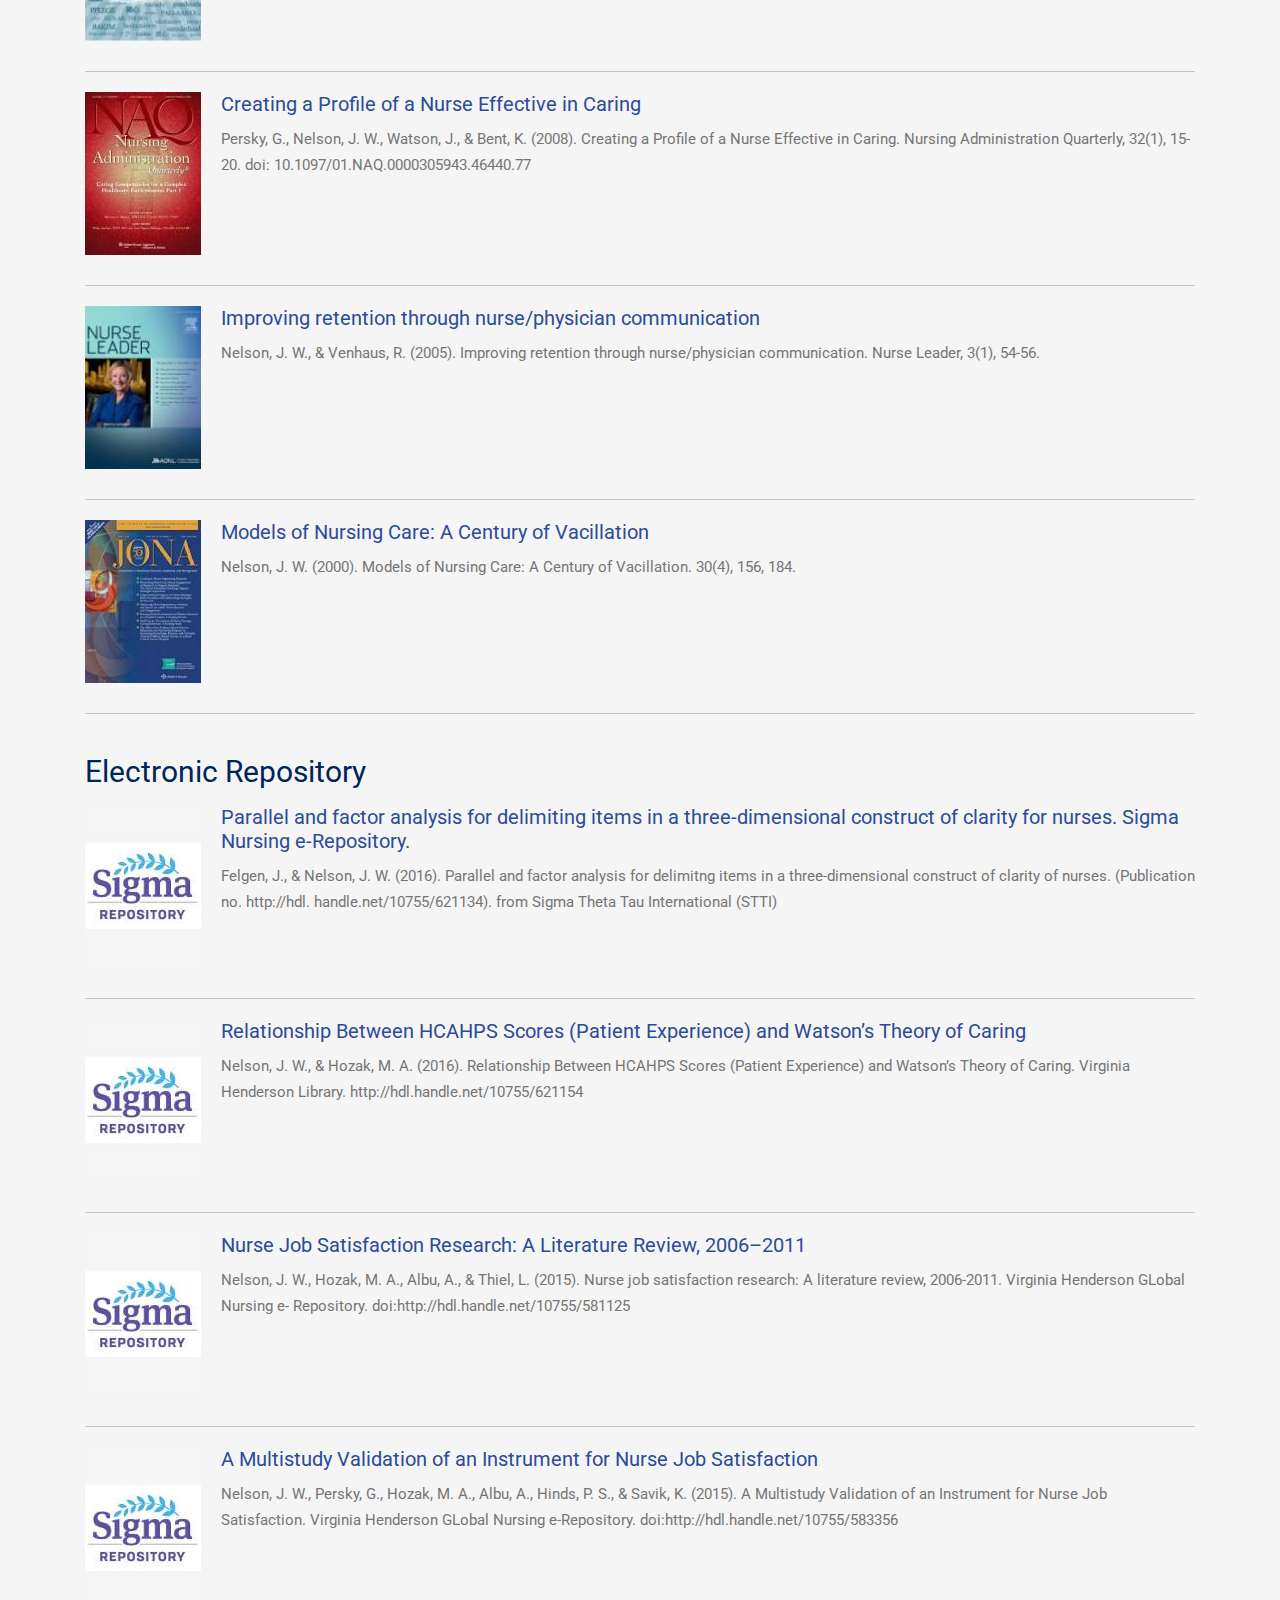
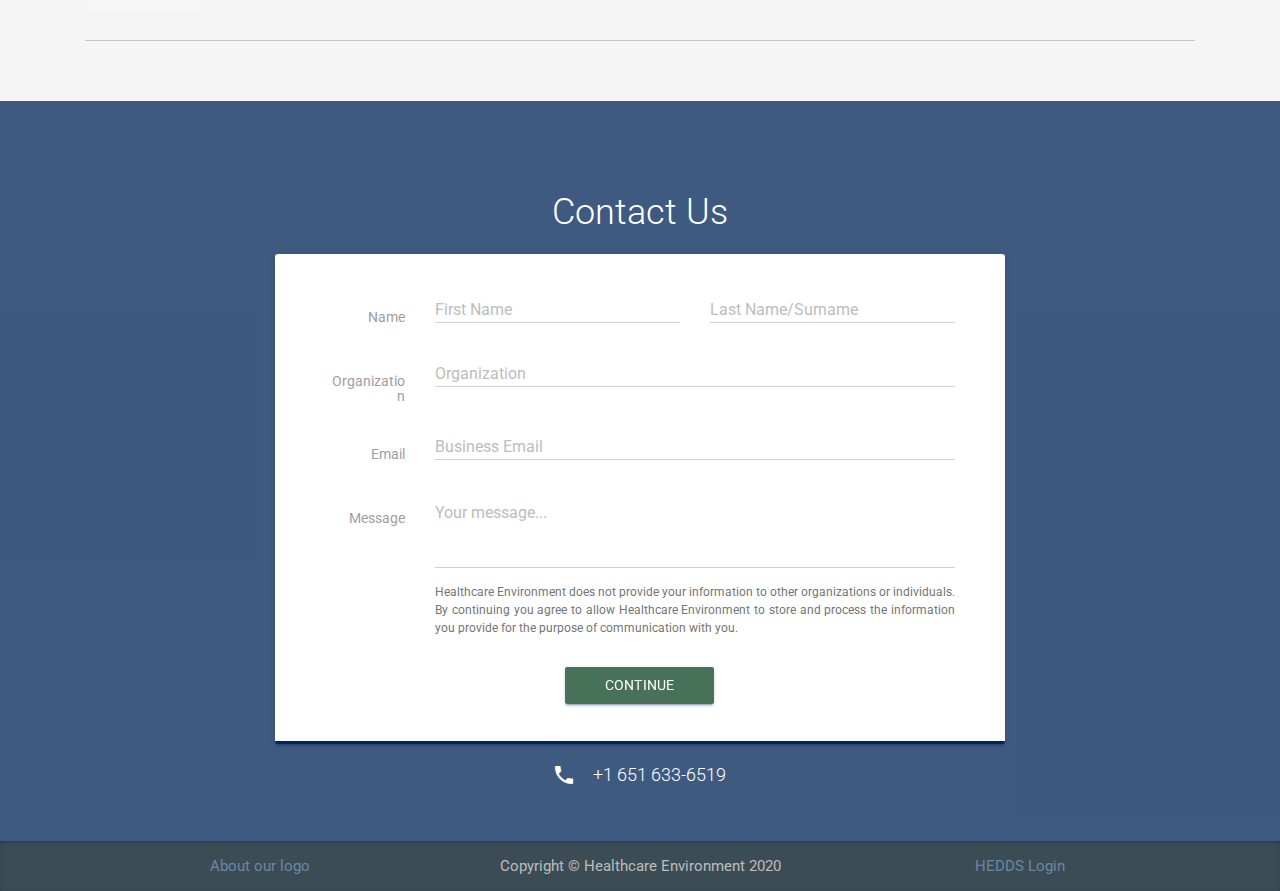
<file: resource.html>
<!DOCTYPE html>
<html lang="en">

<head>
    <meta charset="utf-8">
    <meta http-equiv="X-UA-Compatible" content="IE=edge">
    <meta name="viewport" content="width=device-width, initial-scale=1">
    <meta name="viewport"
          content="width=device-width, initial-scale=1.0, minimum-scale=1.0, maximum-scale=1.0, user-scalable=no">
    <meta name="theme-color" content="#333">
    <title>Healthcare Environment</title>
    <meta name="description" content="Healthcare Environment">
    <link rel="shortcut icon" href="assets/img/favicon.png?v=3">
    <link rel="stylesheet" href="https://fonts.googleapis.com/icon?family=Material+Icons">
    <link rel="stylesheet" href="assets/css/plugins.css">
    <link rel="stylesheet" href="assets/css/style.hce.css">
<link rel="stylesheet" href="assets/css/styles.css">

    <script src="assets/js/jquery.min.js"></script>
    <!--<script src="https://ajax.googleapis.com/ajax/libs/jquery/3.3.1/jquery.min.js"></script>-->

    <script src="assets/js/popper.min.js"></script>
    <script src="assets/js/bootstrap.min.js"></script>
    <!--<script src="https://cdnjs.cloudflare.com/ajax/libs/popper.js/1.14.7/umd/popper.min.js"></script>-->
    <!--<script src="https://stackpath.bootstrapcdn.com/bootstrap/4.3.1/js/bootstrap.min.js"></script>-->
    <!--[if lt IE 9]>
        <script src="assets/js/html5shiv.min.js"></script>
        <script src="assets/js/respond.min.js"></script>
    <![endif]-->
    <script src="assets/js/responsive-nav.js"></script>
</head>

<body>
    <div class="ms-site-container ms-nav-fixed">
	<header>
      <div class="container container-full">
      <!-- <a href="#home" class="logo" data-scroll>Fixed Nav</a> -->
	   <a class="logo" href="about-our-logo.html">
                        <img src="assets/img/hce-logo.png" width="200px" alt="About our logo">
                    </a>
      <nav class="nav-collapse">
        <ul>
          <li class="nav-item">
                        <a data-scroll class="nav-link active" href="index.html">Home</a>
                        </li>
                        <li class="nav-item">
                            <a data-scroll class="nav-link" href="index.html#analytics">Analytics&nbsp;&amp;<br>Outcomes</a>
                        </li>
                        <li class="nav-item">
                            <a data-scroll class="nav-link" href="index.html#partnerships">Triadic<br>Partnerships</a>
                        </li>
                        <li class="nav-item">
                            <a data-scroll class="nav-link" href="index.html#globalresearch">Global<br>Research</a>
                        </li>
                        <li class="nav-item">
                            <a data-scroll class="nav-link" href="index.html#about">Who<br>We Are</a>
                        </li>
                        <li class="nav-item">
                            <a data-scroll class="nav-link" href="resource.html">Publications</a>
                        </li>
                        <li class="nav-item">
                            <a data-scroll class="nav-link" href="index.html#contact">Contact</a>
                        </li>
                        <li class="nav-item">
                            <a id="link-signin"
                               href="https://hcesurvey2.com/SurveysApp/bin/wc.dll?hesprocess~UtilitiesLogin"
                               target="_blank">Sign in</a>
                        </li>
        </ul>
      </nav>
	  </div>
    </header>
        <!-- <nav class="navbar navbar-expand-md navbar-fixed ms-lead-navbar navbar-mode navbar-mode mb-0" id="navbar-lead">
            <div class="container container-full">
                <div class="navbar-header">
                    <a class="navbar-brand" href="about-our-logo.html">
                        <img src="assets/img/hce-logo.png" width="200px" alt="About our logo">
                    </a>
                </div>
                <div id="navbar" class="navbar-collapse collapse">
                    <ul class="nav navbar-nav navbar-right">
                        <li class="nav-item">
                            <a data-scroll class="nav-link" href="index.html">Home</a>
                        </li>
                        <li class="nav-item">
                            <a data-scroll class="nav-link" href="index.html#analytics">Analytics&nbsp;&amp;<br>Outcomes</a>
                        </li>
                        <li class="nav-item">
                            <a data-scroll class="nav-link" href="index.html#partnerships">Triadic<br>Partnerships</a>
                        </li>
                        <li class="nav-item">
                            <a data-scroll class="nav-link" href="index.html#globalresearch">Global<br>Research</a>
                        </li>
                        <li class="nav-item">
                            <a data-scroll class="nav-link" href="index.html#about">Who<br>We Are</a>
                        </li>
                        <li class="nav-item">
                            <a data-scroll class="nav-link active" href="resource.html">Resource</a>
                        </li>
                        <li class="nav-item">
                            <a data-scroll class="nav-link" href="#contact">Contact</a>
                        </li>
                        <li class="nav-item">
                            <a id="link-signin"
                               href="https://hcesurvey2.com/SurveysApp/bin/wc.dll?hesprocess~UtilitiesLogin"
                               target="_blank">Sign in</a>
                        </li>
                    </ul>
                </div>
            </div> -->
            <!-- container -->
       <!--  </nav> -->
        <div class="ms-hero-page ms-hero-img-home ms-hero-bg-info color-white" id="home">
            <div class="intro-fixed-content index-1">
                <div class="container ">
                    <div class="text-center">
                        <h1 class="no-m ms-site-title color-white center-block ms-site-title-lg animated fadeInDown animation-delay-2">
                            Improve Every Outcome
                        </h1>
                        <p class="lead lead-lg color-white text-center center-block mt-2 mb-4 mw-1000 fw-300 animated fadeInUp animation-delay-3">
                            Discover how we improve
                            healthcare outcomes<br>using <span class="color-warning">advanced analytics</span>.
                        </p>
                    </div>
                </div>
            </div>
        </div>

        <section id="resource" class="wrap">
            <div class="container">
                <h1>PUBLICATIONS</h1>
                <div class="resource_box">
                    <h2>Books</h2>
                    <div class="article_box">
                        <a href="https://www.springerpub.com/measuring-caring-9780826163516.html" target="_blank"><img src="assets/img/Image 1, Measuring Caring. Nelson, Watson Eds. 2012.jpg" alt="Image 1, Measuring Caring. Nelson, Watson Eds. 2012.jpg"></a>
                        <h5>Measuring Caring</h5>
                        <h2>Measuring Caring: A compilation of international research on Caritas as Healing intervention. New York: Springer. Editors: John Nelson and Jean Watson</h2>
                       <!--  <span>Editors: John Nelson and Jean Watson</span> -->
                        <p>Jean Watson's Theory of Human Caring (Caritas) is now used in approximately 300 health care institutions in the United States and other institutions worldwide. This is the first international compendium of Caritas research, presenting the findings of 41 studies from 7 countries.</p>
						<p>When ordering books from Springer Publishing, get 20% off by using promotional code AF 1405.</p>
                    </div>            
                </div>

                <div class="resource_box">
                    <h2>Chapters in Books</h2>
                                        <div class="article_box">
                        <a href="https://www.springerpub.com/assessing-and-measuring-caring-in-nursing-and-health-sciences-watson-s-caring-science-guide-third-edition-9780826195418.html" target="_blank"><img src="assets/img/Image 6, Assess and Measure caring.jpg" alt="Image 6, Assess and Measure caring"></a>
                        <h5>Assessing and Measuring Caring</h5>
                        <h2>Chapter 23, Development of Caring Factor Survey</h2>
                        <!-- <span>18 May 2020</span> -->
                        <p>Nelson, J. W., & Watson, J. (2019). Development of the Caring Factor Survey (CFS), an Instrument to Measure Patient’s Perception of Caring. In K. L. Sitzman & J. Watson (Eds.), (chapter 23, pp. 271-279). New York: Springer Publishing Company</p>
                    </div>
					<div class="article_box">
                        <a href="https://www.springerpub.com/measuring-caring-9780826163516.html" target="_blank"><img src="assets/img/Image 1, Measuring Caring. Nelson, Watson Eds. 2012.jpg" alt="Image 1, Measuring Caring. Nelson, Watson Eds. 2012"></a>
                        <h5>Measuring Caring</h5>
                        <h2>Chapter 6, Patient and Nurse Perception of Individual Caring Relationship</h2>
                        <!-- <span>18 May 2020</span> -->
                        <p>Legler, P., Sramek, D., Conklin, S., & Nelson, J. W. (2011). Patient and nurse perception of the individual caring relationship. In J. W. Nelson & J. Watson (Eds.), (chapter 6, pp. 87-96). Measuring caring: international research on Caritas as Healing intervention. New York: Springer.</p>
                    </div> 
                    <div class="article_box">
                        <a href="https://www.springerpub.com/measuring-caring-9780826163516.html" target="_blank"><img src="assets/img/Image 1, Measuring Caring. Nelson, Watson Eds. 2012.jpg" alt="Image 1, Measuring Caring. Nelson, Watson Eds. 2012"></a>
                        <h5>Measuring Caring</h5>
                        <h2>Chapter 1, Concept of Caring as Construct of Caritas Hierarchy in Nursing Knowledge.</h2>
                        <!-- <span>18 May 2020</span> -->
                        <p>Nelson, J. W., DiNapoli, P., Turkel, M. C., & Watson, J. (2011). Concepts of caring as construct of Caritas hierarchy in nursing knowledge: conceptual- theoretical-empirical (CTE). In J. W. Nelson & J. Watson (Eds.), Measuring caring: a compilation of iinternational research on Caritas as healing (chapter 1, pp. 3-18). New York: Springer.</p>
                    </div>
                    <div class="article_box">
                        <a href="https://www.springerpub.com/measuring-caring-9780826163516.html" target="_blank"><img src="assets/img/Image 1, Measuring Caring. Nelson, Watson Eds. 2012.jpg" alt="Image 1, Measuring Caring. Nelson, Watson Eds. 2012"></a>
                        <h5>Measuring Caring</h5>
                        <h2>Chapter 22, Nurses' Caring for Self, a Four Country Descriptive Study</h2>
                        <!-- <span>18 May 2020</span> -->
                        <p>Nelson, J. W., Itzhaki, M., Ehrenfeld, M., Tinker, A., Hozak, M., & Johnson, S. (2011). Nurses' caring for self, a four country descriptive study (England, Israel, New Zealand and the USA) In J. W. Nelson & J. Watson (Eds.), Measuring caring: international research on Caritas as healing intervention. (chapter 22, pp. 357-370). New York: Springer.</p>
                    </div>
                    <div class="article_box">
                        <a href="https://www.springerpub.com/measuring-caring-9780826163516.html " target="_blank"><img src="assets/img/Image 1, Measuring Caring. Nelson, Watson Eds. 2012.jpg" alt="Image 1, Measuring Caring. Nelson, Watson Eds. 2012"></a>
                        <h5>Measuring Caring</h5>
                        <h2>Chapter 21, Comparison of Caritas in Health Care Facilities in China, Italy, the Philippines, and the US</h2>
                        <!-- <span>18 May 2020</span> -->
                        <p>Nelson, J. W., Persky, G., Sramek, D., Masera, G., Ga, M. M., Zhu, M. M. X., . . . Sollami, A. (2011). Comparison of Caritas in health care facilities in China, Italy, the Philippines, and the United States as perceived by patients. In J. W. Nelson & J. Watson (Eds.), Measuring caring: international research on Caritas as healing. (chapter 21, pp. 337-356). New York: Springer.</p>
                    </div>
                    <div class="article_box">
                        <a href="https://www.springerpub.com/measuring-caring-9780826163516.html " target="_blank"><img src="assets/img/Image 1, Measuring Caring. Nelson, Watson Eds. 2012.jpg" alt="Image 1, Measuring Caring. Nelson, Watson Eds. 2012.jpg"></a>
                        <h5>Measuring Caring</h5>
                        <h2>Chapter 8, Taking the "Quantum Leap": Biochemical Markers of Human Caring Science</h2>
                        <!-- <span>18 May 2020</span> -->
                        <p>Parcells, D. A., & Nelson, J. W. (2011). Taking the "quantum leap": biochemical markers of human caring science. In J. W. Nelson & J. Watson (Eds.), Measuring caring: international research on Caritas as healing intervention. (chapter 8, pp. 105-122). New York: Springer.</p>
                    </div>  
                    
                    <div class="article_box">
                        <a href="https://www.springerpub.com/measuring-caring-9780826163516.html" target="_blank"><img src="assets/img/Image 1, Measuring Caring. Nelson, Watson Eds. 2012.jpg" alt="Image 1, Measuring Caring. Nelson, Watson Eds. 2012.jpg"></a>
                        <h5>Measuring Caring</h5>
                        <h2>Chapter 5, Measuring Caring in Primary Nursing</h2>
                        <!-- <span>18 May 2020</span> -->
                        <p>Persky, G., Felgen, J., & Nelson, J. W. (2011). Measuring caring in Primary Nursing. In J. W. Nelson & J. Watson (Eds.), Measuring caring: international research on Caritas as healing (chapter 5, pp. 65-86). New York: Springer.</p>
                    </div>

                    <div class="article_box">
                        <a href="https://www.springerpub.com/measuring-caring-9780826163516.html" target="_blank"><img src="assets/img/Image 1, Measuring Caring. Nelson, Watson Eds. 2012.jpg" alt="Image 1, Measuring Caring. Nelson, Watson Eds. 2012.jpg"></a>
                        <h5>Measuring Caring</h5>
                        <h2>Chapter 9, Measurement of Caring in a Relationship Based Care (RBC) Model of Nursing</h2>
                        <!-- <span>18 May 2020</span> -->
                        <p>Persky, G., Felgen, J., & Nelson, J. W. (2011). Measurement of caring in a Relationship-Based Care model of nursing; New York-Presbyterian Hospital New York, New York, USA. In J. W. Nelson & J. Watson (Eds.), Measuring caring: international research on Caritas as healing intervention. (chapter 9, pp. 125- 130). New York: Springer.</p>
                    </div>

                    <div class="article_box">
                        <a href="https://www.springerpub.com/measuring-caring-9780826163516.html" target="_blank"><img src="assets/img/Image 1, Measuring Caring. Nelson, Watson Eds. 2012.jpg" alt="Image 1, Measuring Caring. Nelson, Watson Eds. 2012.jpg"></a>
                        <h5>Measuring Caring</h5>
                        <h2>Chapter 19, Reflection as a Process to Understand Caring Behaviors during Implementation of RBC</h2>
                        <!-- <span>18 May 2020</span> -->
                        <p>Tinker, A., Sweetham, J., & Nelson, J. W. (2011). Reflection as a process to understand caring behaviors during implementation of Relationship-Based Care in a community health service in England. In J. W. Nelson & J. Watson (Eds.), Measuring caring: international research on Caritas as healing (chapter 19, pp. 303-318). New York: Springer.</p>
                    </div>

                    <div class="article_box">
                        <a href="https://shop.chcm.com/Relationship-Based-Care-Field-Guide-Book" target="_blank"><img src="assets/img/Image 15, RBC Field Guide.jpg" alt="Image 15, RBC Field Guide"></a>
                        <h5>Report</h5>
                        <h2>Part III, Calling the Physician Guide</h2>
                        <!-- <span>18 May 2020</span> -->
                        <p>Nelson, J. W. (2007). Calling the Physician Guide. In M. Koloroutis, J. Felgen, C. Person, & S. Wessel (Eds.), The relationship-based field guide; visions, strategies, tools and examplars for transforming practice (part III, pp. 371-373). Minneapolis: Creative Health Care Management</p>
                    </div>

                    <div class="article_box">
                        <a href="https://shop.chcm.com/Relationship-Based-Care-Field-Guide-Book" target="_blank"><img src="assets/img/Image 15, RBC Field Guide.jpg" alt="Image 15, RBC Field Guide"></a>
                        <h5>Report</h5>
                        <h2>Part V, Meaningful Measurement in a Caring Environment</h2>
                        <!-- <span>18 May 2020</span> -->
                        <p>Nelson, J. W. (2007). Meaningful measurement in a caring environment. In M. Koloroutis, J. Felgen, C. Person, & S. Wessel (Eds.), The relationship-based field guide; visions, strategies, tools and examplars for transforming practice (part V, pp. 597-605). Minneapolis: Creative Health Care Management.</p>
                    </div>

                    <div class="article_box">
                        <a href="https://shop.chcm.com/Relationship-Based-Care-Field-Guide-Book" target="_blank"><img src="assets/img/Image 15, RBC Field Guide.jpg" alt="Image 15, RBC Field Guide"></a>
                        <h5>Report</h5>
                        <h2>Part V, The Impact of Reigniting the Spirit of Caring on the Work Environment of the Nurse</h2>
                        <!-- <span>18 May 2020</span> -->
                        <p>Nelson, J. W. (2007). The impact of Reigniting the Spirit of Caring on the work environment of the nurse. In M. Koloroutis, J. Felgen, C. Person, & S. Wessel (Eds.), The relationship-based field guide; visions, strategies, tools and examplars for transforming practice (part V, pp. 639-644). Minneapolis: Creative Health Care Management.</p>
                    </div>

                    <div class="article_box">
                        <a href="https://shop.chcm.com/Relationship-Based-Care-Field-Guide-Book" target="_blank"><img src="assets/img/Image 15, RBC Field Guide.jpg" alt="Image 15, RBC Field Guide"></a>
                        <h5>Report</h5>
                        <h2>Part V, The Impact of Leadership at the Point of Care on the Work Environment of the Nurse</h2>
                        <!-- <span>18 May 2020</span> -->
                        <p>Nelson, J. W. (2007). the impact of Leadership at the Point of Care on the work environment of the nurse. In M. Koloroutis, J. Felgen, C. Person, & S. Wessel (Eds.), The relationship-based field guide; visions, strategies, tools and examplars for transforming practice (part V, pp. 645-651). Minneapolis: Creative Health Care Management.</p>
                    </div>
                </div>

                <div class="resource_box">
                    <h2>Journal Articles</h2>
                    <div class="article_box">
                        <a href="https://connect.springerpub.com/content/sgrijhc/23/4/275" target="_blank"><img src="assets/img/Image 5, IAHC.jpg" alt="Image 5, IAHC"></a>
                        <h5>Measuring Caring</h5>
                        <h2>Evaluation Properties of the Chinese Version of the Caring Factor Survy - Caring of Manager</h2>
                        <!-- <span>18 May 2020</span> -->
                        <p>Wang, L., & Nelson, J. W. (2019). Evaluation properties of the Chinese version of the Caring Factor Survey-Caring of Manager according to Classical Test Theory and Item Response Theory. International Journal for Human Caring, 23(4), 275-283. doi:10.20467/1091-5710.23.4.275</p>
                    </div>   
                    
                    <div class="article_box">
                        <a href="https://journals.lww.com/nurseeducatoronline/Abstract/2018/03000/Current_State_of_Test_Development,_Administration,.7.aspx" target="_blank"><img src="assets/img/Image 7, Nurse Educator.jpg" alt="Image 7, Nurse Educator"></a>
                        <h5>Feature Articles</h5>
                        <h2>Current State of Test Development, Administration, and Analysis</h2>
                       <!--  <span>March/April 2018</span> -->
                        <p>Bristol, T. J., Nelson, J. W., Sherrill, K. J., & Wangerin, V. S. (2018). Current State of Test Development, Administration, and Analysis: A Study of Faculty Practices. Nurse Educator, 43(2), 68-72. doi:10.1097/nne.0000000000000425</p>
                    </div>
					
					<div class="article_box">
                        <a href="doi.org/10.1891/1078-4535.24.2.74" target="_blank"><img src="assets/img/Image 4, Furrua, Nelson et al.jpg" alt="Image 4, Furrua, Nelson et al"></a>
                        <h5>Research Article</h5>
                        <h2>Predictors of Caring in the Context of Relationship-Based Care</h2>
                        <!-- <span>18 May 2020</span> -->
                        <p>Nelson, J. W., & Hozak, M. A. (2018). Predictors of caring in the context of Relationship-Based Care. Creative Nursing, 24(2), 74-87. doi:10.1891/1078- 4535.24.2.74</p>
                    </div>
                           
                    <div class="article_box">
                        <a href="https://connect.springerpub.com/content/sgrijhc/21/2/53" target="_blank"><img src="assets/img/Image 5, IAHC.jpg" alt="Image 5, IAHC"></a>
                        <h5>Research Article</h5>
                        <h2>The Future of Nursing Without Conceptual Frameworks</h2>
                        <!-- <span>18 May 2020</span> -->
                        <p>Nelson, J. W. (2017). The Future of Nursing Without Conceptual Frameworks. Int J Hum Caring(2), 53-94. doi:10.20467/HumanCaring-D-17-00020.1</p>
                    </div>
					<div class="article_box">
                        <a href="doi.org/10.1080/20479700.2017.1312803" target="_blank"><img src="assets/img/International-Journal-of-Healthcare-Management.jpg" alt="International-Journal-of-Healthcare-Management"></a>
                        <h5>Journal</h5>
                        <h2>Development of an International Tool to Measure Nurse Job Satisfaction</h2>
                      <!--   <span>24 Apr 2017</span> -->
                        <p>Nelson, J. W., & Cavanagh, A. M. (2017). Development of an international tool to measure nurse job satisfaction by testing the Healthcare Environment Survey beyond Jamaica and the United States to Scotland: A cross sectional study utilizing exploratory factor analysis. International Journal of Healthcare Management, 11(1), 1-5. doi:10.1080/20479700.2017.1312803</p>
                    </div>
                    <div class="article_box">
                        <a href="https://pubs.lib.umn.edu/index.php/ijps/article/view/164" target="_blank"><img src="assets/img/Image 3, Nelson, Nichols, Wahl.jpg" alt="Image 3, Nelson, Nichols, Wahl"></a>
                        <h5>Articles</h5>
                        <h2>The Cascading Effect of Civility on Outcomes of Clarity, Job Satisfaction and Caring for Patients</h2>
                       <!--  <span>23 June 2017</span> -->
                        <p>Nelson, J. W., Nichols, T., & Wahl, J. (2017). The cascading effect of civility on outcomes of clarity, job satisfaction, and caring for patients. Interdiscipinary Journal of Partnership Studies, 4(2). doi:https://pubs.lib.umn.edu/index.php/ijps/article/view/164</p>
                    </div>

                    <div class="article_box">
                        <a href="https://doi.org/10.1891/1078-4535.22.4.259" target="_blank"><img src="assets/img/Image 4, Furrua, Nelson et al.jpg" alt="Image 4, Furrua, Nelson et al"></a>
                        <h5>Research Article</h5>
                        <h2>The Impact of the Primary Nursing Model on Cultural Improvement: A Mixed-Method Study</h2>
                        <!-- <span>18 May 2020</span> -->
                        <p>Ferrua, R., Nelson, J. W. N., Gatta, C., Croso, A., Chiara, B., & Dal Molin, A. (2016). The impact of the primary nursing model on cultural improvement: A mixed-method study. Creative Nursing, 22(4), 259-267. doi:https://doi.org/10.1891/1078-4535.22.4.259</p>
                    </div>

                    <div class="article_box">
                        <a href="https://pubs.lib.umn.edu/index.php/ijps/article/view/121" target="_blank"><img src="assets/img/Image 3, Nelson, Nichols, Wahl.jpg" alt="Image 3, Nelson, Nichols, Wahl"></a>
                        <h5>Articles</h5>
                        <h2>Relationship of Hospital Architecture to Nursing Staff Caring for Self, Caring for Patients, and Job Satisfaction</h2>
                       <!--  <span>02 March 2016</span> -->
                        <p>Hozak, M. A., Nelson, J., & Gregory, D. (2016). Relationship of hospital architecture to staff caring for self, caring for patients and job satisfaction. Interdiscipinary Journal of Partnership Studies, 3(1). doi:10.24926/ijps.v3i1.121 </p>
                    </div>

                    <div class="article_box">
                        <a href="https://connect.springerpub.com/content/sgrijhc/20/3/123.full.pdf" target="_blank"><img src="assets/img/Image 5, IAHC.jpg" alt="Image 5, IAHC"></a>
                        <h5>Research Article</h5>
                        <h2>Item Reduction of the Caring Factor Survey–Care Provider Version, an Instrument Specified to Measure Watson’s 10 Processes of Caring</h2>
                        <!-- <span>18 May 2020</span> -->
                        <p>Nelson, J. W., Thiel, L., Hozak, M. A., & Thomas, T. (2016). Item Reduction of the Caring Factor Survey – Care Provider Version, an Instrument Specified to Measure Watson’s 10 Processes of Caring. International Journal for Human Caring, 20(3), 123-128. doi:10.20467/1091-5710-20.3.123 </p>
                    </div>

                    <div class="article_box">
                        <a href="https://doi.org/10.1111/scs.12338" target="_blank"><img src="assets/img/Image 8, Scandinavian Journal.jpg" alt="Image 8, Scandinavian Journal"></a>
                        <h5>Methods and Methodologies</h5>
                        <h2>Content validity, face validity and internal consistency of the Slovene version of Caring Factor Survey for care providers, caring for co‐workers and caring of managers</h2>
                     <!--    <span>21 June 2016</span> -->
                        <p>Vrbnjak, D., Pahor, D., Nelson, J., & Pajnkihar, M. (2016). Content validity, face validity and internal consistency of the Slovene version of Caring Factor Survey for care providers, caring for co-workers and caring of managers. Scandinavian Journal of Caring Sciences, 31(2), 395-404. doi:10.1111/scs.12338</p>
                    </div>
                
                    <div class="article_box">
                        <a href="https://pubs.lib.umn.edu/index.php/ijps/article/view/104" target="_blank"><img src="assets/img/Image 3, Nelson, Nichols, Wahl.jpg" alt="Image 3, Nelson, Nichols, Wahl"></a>
                        <h5>Article</h5>
                        <h2>Caring International Research Collaborative: A Five-Country Partnership to Measure Perception of Nursing Staffs’ Compassion Fatigue, Burnout, and Caring for Self</h2>
                       <!--  <span>02 July 2015</span> -->
                        <p>Itzhaki, M., Treacy, M., Phaladze, N., Rumeu, C., Vernon, R. A., Marshall, B., . . . Nelson, J. (2015). Caring International Research Collaborative: A five-country partnership to measure perception of nursing staffs' compassion fatigue, burnout, and caring for self. Interdisciplinary Journal of Partnership Studies, 2(8), 1- 20. doi:10.24926/ijps.v2i1.104</p>
                    </div>
					<div class="article_box">
                        <a href="http://dx.doi.org/10.1188/15.cjon.585-590" target="_blank"><img src="assets/img/Image 11, Oncology Nursing.jpg" alt="Image 11, Oncology Nursing"></a>
                        <h5>Article</h5>
                        <h2>Delirium in Patients With Cancer: What Nurses Need to Know to Improve Care</h2>
                        <!-- <span>15 May 2015</span> -->
                        <p>LaFever, S., Bory, A., & Nelson, J. W. (2015). Delirium in patients with cancer: What nurses need to know to improve care. Clinical Journal of Oncology Nursing, 19(5), 585-590. doi:10.1188/15.CJON.585-590.</p>
                    </div>
                    <div class="article_box">
                        <a href="http://dx.doi.org/10.1097/JNN.0000000000000136" target="_blank"><img src="assets/img/Image 10, Neuroscience.jpg" alt="Image 10, Neuroscience"></a>
                        <h5>Journal of Neuroscience Nursing</h5>
                        <h2>Measuring Workload of Nurses on a Neurosurgical Care Unit</h2>
                     <!--    <span>June 2015</span> -->
                        <p>Nelson, J. (2011). Measuring caring-the next frontier in understanding workforce performance and patient outcomes. Nursing Economic$, 29(4), 215-219.</p>
                    </div>

                    <div class="article_box">
                        <a href="https://pubs.lib.umn.edu/index.php/ijps/article/view/94" target="_blank"><img src="assets/img/Image 3, Nelson, Nichols, Wahl.jpg" alt="Image 3, Nelson, Nichols, Wahl"></a>
                        <h5>Articles</h5>
                        <h2>Findings from the Caring International Research Collaborative: Using Caring Science To Assess and Support Food Sustainability Systems for Women Living with HIV/AIDS in a Village in Cameroon</h2>
                      <!--   <span>04 June 2015</span> -->
                        <p>Moffor, R. O., Nelson, J., Jahn, M., & Nelson, J. (2014). Findings from the Caring International Research Collaborative: uing Caring Science to assess and support food sustainability systems for women living with HIV/AIDS ina village in Cameroon. Interdiscipinary Journal of Partnership Studies, 1(1), Article 9, pages 1-14. doi:http://pubs.lib.umn.edu/ijps/vol1/iss1/9/</p>
                    </div>

                    <div class="article_box">
                        <a href="https://www.pediatricnursing.net/" target="_blank"><img src="assets/img/Image 12, Pediatric Nursing.jpg" alt="Image 12, Pediatric Nursing"></a>
                        <h5>Pediatric Nursing</h5>
                        <h2>Effects of leadership characteristics on pediatric registered nurses’ job satisfaction. </h2>
                        <!-- <span>March/April 2020</span> -->
                        <p>Roberts-Turner, R., Hinds, P. S., Nelson, J., Pryor, J., Robinson, N. C., & Wang, J. J. P. n. (2014). Effects of leadership characteristics on pediatric registered nurses’ job satisfaction. 40(5), 236-241, 256.</p>
                    </div>

                    <div class="article_box">
                        <a href="https://connect.springerpub.com/content/sgrijhc%3A%3A%3A17%3A%3A%3A2%3A%3A%3A59.full.pdf" target="_blank"><img src="assets/img/Image 5, IAHC.jpg" alt="Image 5, IAHC"></a>
                        <h5>Research Article</h5>
                        <h2>Relationship-Based Care as an Intervention of Caring for Vulnerable Adults in Home Care</h2>
                        <!-- <span>18 May 2020</span> -->
                        <p>Nelson, J. W., Tinker, A., & Smith, S. (2013). Relationship Based Care as an intervention of caring for vulnerable adults in home care. International Journal for Human Caring, 17(2), 59-66.</p>
                    </div>

                    <div class="article_box">
                        <a href="https://www.researchgate.net/publication/51644301_Measuring_Caring_-_The_Next_Frontier_In_Understanding_Workforce_Performance_And_Patient_Outcomes " target="_blank"><img src="assets/img/Image 13, Nursing Economics.jpg" alt="Image 13, Nursing Economics"></a>
                        <h5>Article</h5>
                        <h2>Measuring Caring - The Next Frontier In Understanding Workforce Performance And Patient Outcomes</h2>
                       <!--  <span>July 2011</span> -->
                        <p>Nelson, J. (2011). Measuring caring-the next frontier in understanding workforce performance and patient outcomes. Nursing Economic$, 29(4), 215-219.</p>
                    </div>

                    <div class="article_box">
                        <a href="https://doi.org/10.1016/j.mnl.2011.01.002 " target="_blank"><img src="assets/img/Image 14, Nurse Leader.jpg" alt="Image 14, Nurse Leader"></a>
                        <h5>Article</h5>
                        <h2>Overcoming Obstacles to Create the Optimal Healing Environment</h2>
                      <!--   <span>01 April 2011</span> -->
                        <p>Richards, K., & Nelson, J. W. (2011). Overcoming obstacles to create the optimal healing environment. Nurse Leader, 9(2), 37.</p>
                    </div>

                    <div class="article_box">
                        <a href="https://doi.org/10.1016/j.mnl.2011.03.005" target="_blank"><img src="assets/img/Image 14, Nurse Leader.jpg" alt="Image 14, Nurse Leader"></a>
                        <h5>Article</h5>
                        <h2>Self-Care Strategies to Enhance Caring</h2>
                        <span>01 June 2011</span>
                        <p>Shiparski, L., Richards, K., & Nelson, J. W. (2011). Self-care strategies to enhance caring. Nurse Leader, 9(3), 26-30. doi:10.1016/j.mnl.2011.03.005</p>
                    </div>

                    <div class="article_box">
                        <a href="https://connect.springerpub.com/content/sgrijhc/14/3/15.full.pdf" target="_blank"><img src="assets/img/Image 5, IAHC.jpg" alt="Image 5, IAHC"></a>
                        <h5>Research Article</h5>
                        <h2>Measuring the Caritas Processes: Caring Factor Survey</h2>
                        <!-- <span>18 May 2020</span> -->
                        <p>DiNapoli, P., Turkel, M., Nelson, J. W., & Watson, J. (2010). Measuring the Caritas Processes: Caring Factor Survey. International Journal of Human Caring, 14 (3), 15-20. doi:10.20467/1091-5710.14.3.15</p>
                    </div>

                    <div class="article_box">
                        <a href="https://journals.lww.com/naqjournal/Abstract/2008/01000/Creating_a_Profile_of_a_Nurse_Effective_in_Caring.5.aspx" target="_blank"><img src="assets/img/NAQ.jpg" alt="NAQ"></a>
                        <h5>Article</h5>
                        <h2>Creating a Profile of a Nurse Effective in Caring</h2>
                        <!-- <span>18 May 2020</span> -->
                        <p>Persky, G., Nelson, J. W., Watson, J., & Bent, K. (2008). Creating a Profile of a Nurse Effective in Caring. Nursing Administration Quarterly, 32(1), 15-20. doi: 10.1097/01.NAQ.0000305943.46440.77</p>
                    </div>

                    <div class="article_box">
                        <a href="https://doi.org/10.1016/j.mnl.2004.11.003" target="_blank"><img src="assets/img/Image 14, Nurse Leader.jpg" alt="Image 14, Nurse Leader"></a>
                        <h5>Article</h5>
                        <h2>Improving retention through nurse/physician communication</h2>
                       <!--  <span>01 Feb 2005</span> -->
                        <p>Nelson, J. W., & Venhaus, R. (2005). Improving retention through nurse/physician communication. Nurse Leader, 3(1), 54-56.</p>
                    </div>

                    <div class="article_box">
                        <a href="https://journals.lww.com/jonajournal/Citation/2000/04000/Models_of_Nursing_Care__A_Century_of_Vacillation.1.aspx" target="_blank"><img src="assets/img/Image 16, JONA.jpg" alt="Image 16, JONA"></a>
                        <h5>Article</h5>
                        <h2>Models of Nursing Care: A Century of Vacillation</h2>
                      <!--   <span>April 2000</span> -->
                        <p>Nelson, J. W. (2000). Models of Nursing Care: A Century of Vacillation. 30(4), 156, 184.</p>
                    </div>

                </div>

                <div class="resource_box">
                    <h2>Electronic Repository</h2>
                    <div class="article_box">
                        <a href="http://hdl.handle.net/10755/621134" target="_blank"><img src="assets/img/Image 9, Sigma Repository.jpg" alt="Image 9, Sigma Repository"></a>
                        <h5>Sigma Nursing e-Repository</h5>
                        <h2>Parallel and factor analysis for delimiting items in a three-dimensional construct of clarity for nurses. Sigma Nursing e-Repository. </h2>
                       <!--  <span>21 Oct 2016</span> -->
                        <p>Felgen, J., & Nelson, J. W. (2016). Parallel and factor analysis for delimitng items in a three-dimensional construct of clarity of nurses. (Publication no. http://hdl. handle.net/10755/621134). from Sigma Theta Tau International (STTI)</p>
                    </div>   
                    
                    <div class="article_box">
                        <a href="http://hdl.handle.net/10755/621154" target="_blank"><img src="assets/img/Image 9, Sigma Repository.jpg" alt="Image 9, Sigma Repository"></a>
                        <h5>Sigma Nursing e-Repository</h5>
                        <h2>Relationship Between HCAHPS Scores (Patient Experience) and Watson’s Theory of Caring</h2>
                     <!--    <span>10 Nov 2016</span> -->
                        <p>Nelson, J. W., & Hozak, M. A. (2016). Relationship Between HCAHPS Scores (Patient Experience) and Watson’s Theory of Caring. Virginia Henderson Library. http://hdl.handle.net/10755/621154</p>
                    </div>

                    <div class="article_box">
                        <a href="http://hdl.handle.net/10755/581125" target="_blank"><img src="assets/img/Image 9, Sigma Repository.jpg" alt="Image 9, Sigma Repository"></a>
                        <h5>Virginia Henderson Global Nursing e-Repository</h5>
                        <h2>Nurse Job Satisfaction Research: A Literature Review, 2006–2011</h2>
                        <!-- <span>26 Oct 2015</span> -->
                        <p>Nelson, J. W., Hozak, M. A., Albu, A., & Thiel, L. (2015). Nurse job satisfaction research: A literature review, 2006-2011. Virginia Henderson GLobal Nursing e- Repository. doi:http://hdl.handle.net/10755/581125</p>
                    </div>

                    <div class="article_box">
                        <a href="http://hdl.handle.net/10755/581125" target="_blank"><img src="assets/img/Image 9, Sigma Repository.jpg" alt="Image 9, Sigma Repository"></a>
                        <h5>Sigma Nursing e-Repository.</h5>
                        <h2>A Multistudy Validation of an Instrument for Nurse Job Satisfaction</h2>
                        <!-- <span>12 Dec 2015</span> -->
                        <p>Nelson, J. W., Persky, G., Hozak, M. A., Albu, A., Hinds, P. S., & Savik, K. (2015). A Multistudy Validation of an Instrument for Nurse Job Satisfaction. Virginia Henderson GLobal Nursing e-Repository. doi:http://hdl.handle.net/10755/583356</p>
                    </div>

                </div>

            </div>
        </section>

        <section id="contact" class="wrap ms-hero-bg-info ms-hero-img-contact-us ms-bg-fixed">
            <div class="container">
                <h1 class="text-center color-white mb-2">Contact Us</h1>
                <div class="row">
                    <div class="col-lg-2">&nbsp;</div>
                    <div class="col-lg-8">
                        <div class="card card-primary">
                            <div class="card-body">
                                <form id="formContact" class="form-horizontal" onsubmit="submitFormToHubSpot(this)">
                                    <fieldset class="container">
                                        <div class="form-group row">
                                            <label for="firstname" autocomplete="false"
                                                   class="col-md-2 control-label">Name</label>
                                            <div class="col-md-5">
                                                <input type="text" class="form-control" id="firstname"
                                                       placeholder="First Name">
                                            </div>
                                            <div class="col-md-5">
                                                <input type="text" class="form-control" id="lastname"
                                                       placeholder="Last Name/Surname">
                                            </div>
                                        </div>
                                        <div class="form-group row">
                                            <label for="company" autocomplete="false"
                                                   class="col-md-2 control-label">Organization</label>
                                            <div class="col-md-10">
                                                <input type="text" class="form-control" id="company"
                                                       placeholder="Organization">
                                            </div>
                                        </div>
                                        <div class="form-group row">
                                            <label for="email" autocomplete="false"
                                                   class="col-md-2 control-label">Email</label>
                                            <div class="col-md-10">
                                                <input type="email" class="form-control" id="email"
                                                       placeholder="Business Email">
                                            </div>
                                        </div>
                                        <div class="form-group row">
                                            <label for="message" class="col-md-2 control-label">Message</label>
                                            <div class="col-md-10">
                                                <textarea class="form-control" rows="3" id="message"
                                                          placeholder="Your message..."></textarea>
                                            </div>
                                        </div>

                                        <div class="form-group row pt-0 mt-0 pb-0 mb-0">
                                            <div class="col-md-2">&nbsp;</div>
                                            <div class="col-md-10 text-small text-justify">
                                                Healthcare Environment does not provide your information to other organizations or individuals.
                                                By continuing you agree to allow Healthcare Environment to store and process the information you
                                                provide for the purpose of communication with you.
                                            </div>
                                        </div>

                                        <div id="instruct" class="form-group row hide">&nbsp;</div>

                                        <div class="form-group row">
                                            <div class="col-lg-12 text-center">
                                                <button type="submit" class="btn btn-raised btn-success pl-4 pr-4">Continue</button>
                                            </div>
                                        </div>


                                    </fieldset>
                                </form>
                                <div id="response" class="row hide">&nbsp;</div>
                            </div>
                        </div>
                    </div>
                    <div class="col-lg-2">&nbsp;</div>
                </div>
                <div class="row">
                    <div class="col-lg-3">&nbsp;</div>
                    <div class="col-lg-6 color-white text-center">
                        <h4><i class="zmdi zmdi-phone zmdi-hc-lg pr-2"></i>+1 651 633-6519</h4>
                        <!--<h4><i class="zmdi zmdi-email zmdi-hc-lg pr-2"></i>success@healthcareenvironment.com</h4>-->
                    </div>
                    <div class="col-lg-3">&nbsp;</div>
                </div>
            </div>
        </section>

        <div class="btn-back-top">
            <a href="#" data-scroll id="back-top"
               class="btn-circle btn-circle-primary btn-circle-sm btn-circle-raised ">
                <i class="zmdi zmdi-long-arrow-up"></i>
            </a>
        </div>

        <footer class="ms-footer">
            <div class="container">
                <div class="row">
                    <div class="col-md-4">
                        <a class="color-info" href="about-our-logo.html">About our logo</a>
                    </div>
                    <div class="col-md-4">
                        <p>Copyright &copy; Healthcare Environment 2020</p>
                    </div>
                    <div class="col-md-4">
                        <a class="color-info"
                           href="https://hcesurvey2.com/SurveysApp/bin/wc.dll?hesprocess~UtilitiesLogin"
                           target="_blank">
                            HEDDS Login
                        </a>
                    </div>
                </div>
            </div>
        </footer>
    </div>

    
    
    <script src="https://ajax.googleapis.com/ajax/libs/jquery/3.4.1/jquery.min.js"></script>
    <script type="text/javascript" async src="assets/js/app.js"></script>
    <script type="text/javascript" async src="assets/js/lead.js"></script>
    <!--<script id="hs-script-loader" async defer src="//js.hs-scripts.com/6166613.js"></script>-->
    <script>
        $(document).ready(function () {
            // Add minus icon for collapse element which is open by default
            $(".collapse.show").each(function () {
                $(this).prev(".card-header").find(".fa").addClass("fa-minus").removeClass("fa-plus");
            });

            // Toggle plus minus icon on show hide of collapse element
            $(".collapse").on('show.bs.collapse', function () {
                $(this).prev(".card-header").find(".fa").removeClass("fa-plus").addClass("fa-minus");
            }).on('hide.bs.collapse', function () {
                $(this).prev(".card-header").find(".fa").removeClass("fa-minus").addClass("fa-plus");
            });
        });
    </script>
	<script src="assets/js/fastclick.js"></script>
    <script src="assets/js/scroll.js"></script>
    <script src="assets/js/fixed-responsive-nav.js"></script>
</body>

</html>
</file>
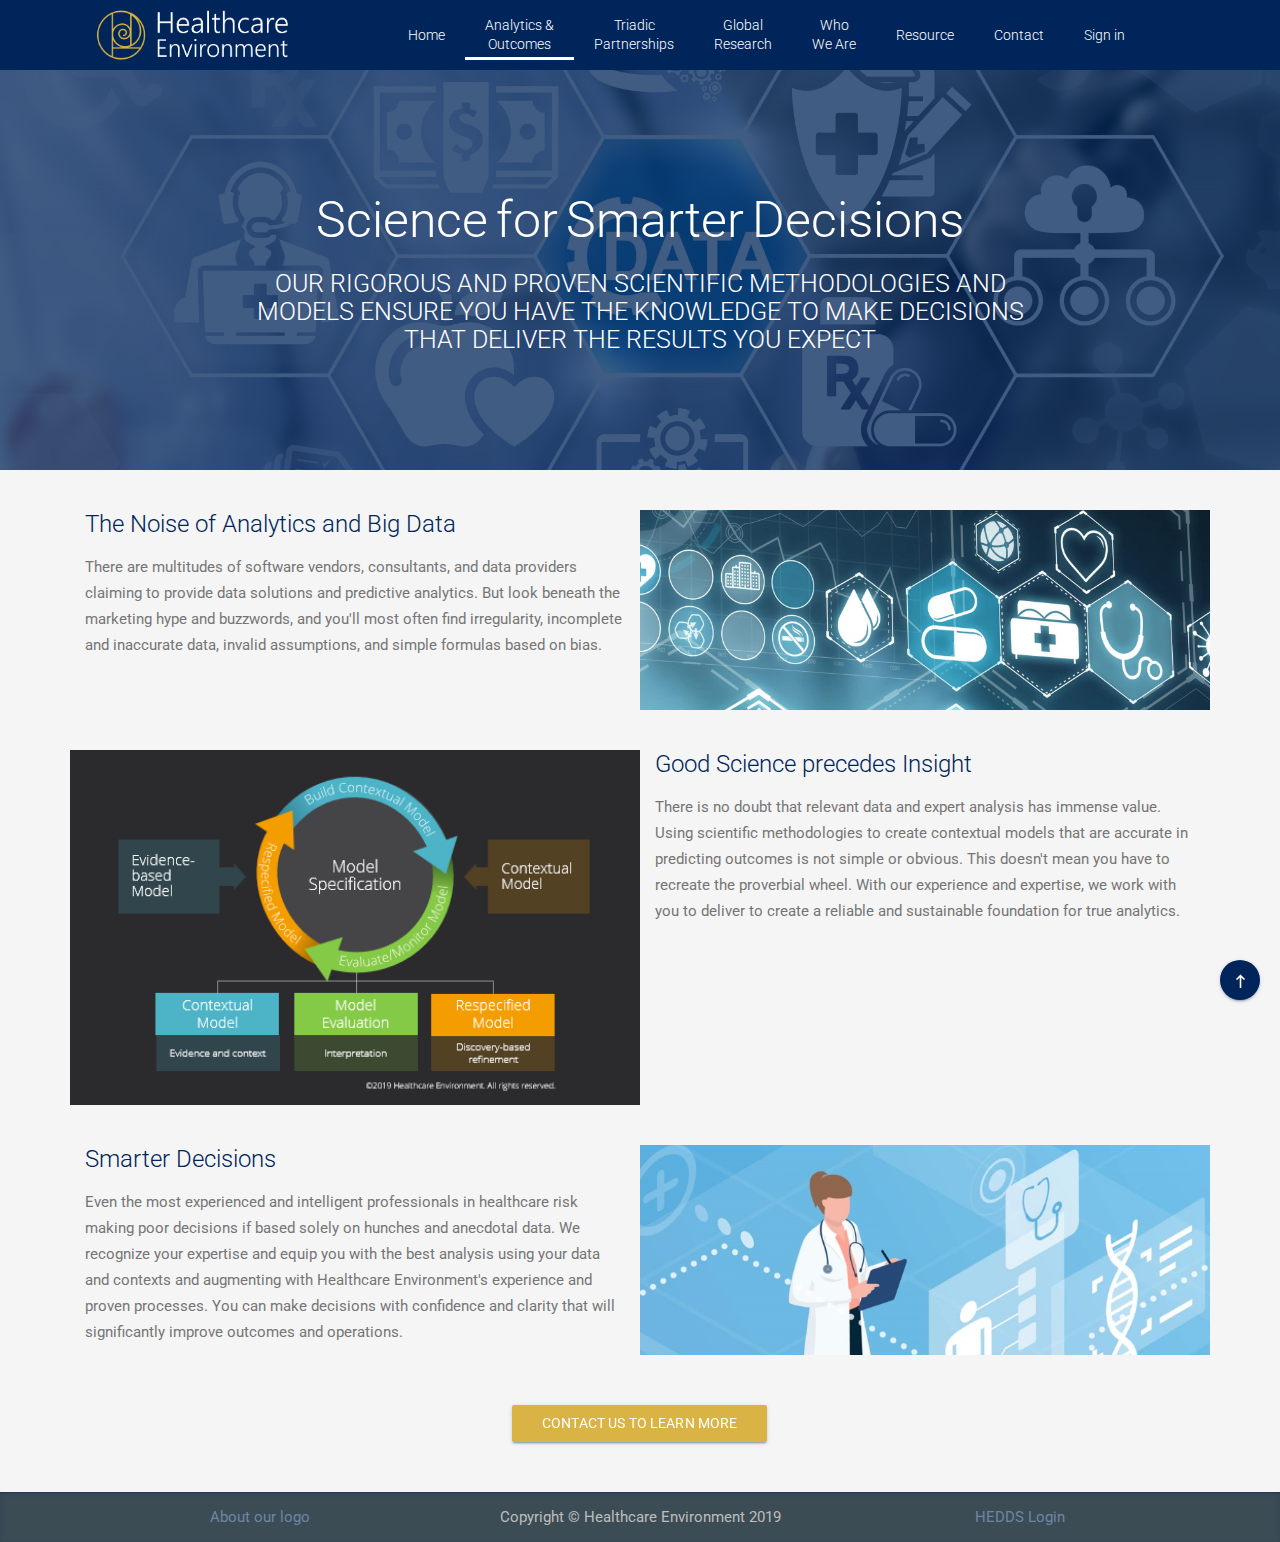
<file: science-for-decisions.html>
<!DOCTYPE html>
<html lang="en">

<head>
    <meta charset="utf-8">
    <meta http-equiv="X-UA-Compatible" content="IE=edge">
    <meta name="viewport" content="width=device-width, initial-scale=1">
    <meta name="viewport"
        content="width=device-width, initial-scale=1.0, minimum-scale=1.0, maximum-scale=1.0, user-scalable=no">
    <meta name="theme-color" content="#333">
    <title>Healthcare Environment: Science for Decisions</title>
    <meta name="description" content="Healthcare Environment: Science for Decisions">
    <link rel="shortcut icon" href="assets/img/favicon.png?v=3">
    <link rel="stylesheet" href="https://fonts.googleapis.com/icon?family=Material+Icons">
    <link rel="stylesheet" href="assets/css/plugins.css">
    <link rel="stylesheet" href="assets/css/style.hce.css">
    <!--[if lt IE 9]>
        <script src="assets/js/html5shiv.min.js"></script>
        <script src="assets/js/respond.min.js"></script>
    <![endif]-->
</head>

<body>
    <div class="ms-site-container ms-nav-fixed">
        <nav class="navbar navbar-expand-md navbar-fixed ms-lead-navbar navbar-mode navbar-mode mb-0" id="navbar-lead">
            <div class="container container-full">
                <div class="navbar-header">
                    <a class="navbar-brand" href="index.html">
                        <img src="assets/img/hce-logo.png" width="200px" alt="">
                    </a>
                </div>
                <div id="navbar" class="navbar-collapse collapse">
                    <ul class="nav navbar-nav navbar-right">
                        <li class="nav-item">
                            <a data-scroll class="nav-link" href="index.html">Home</a>
                        </li>
                        <li class="nav-item">
                            <a data-scroll class="nav-link active"
                                href="index.html#analytics">Analytics&nbsp;&amp;<br>Outcomes</a>
                        </li>
                        <li class="nav-item">
                            <a data-scroll class="nav-link" href="index.html#partnerships">Triadic<br>Partnerships</a>
                        </li>
                        <li class="nav-item">
                            <a data-scroll class="nav-link" href="index.html#globalresearch">Global<br>Research</a>
                        </li>
                        <li class="nav-item">
                            <a data-scroll class="nav-link" href="index.html#about">Who<br>We Are</a>
                        </li>
                        <li class="nav-item">
                            <a data-scroll class="nav-link" href="resource.html">Resource</a>
                        </li>
                        <li class="nav-item">
                            <a data-scroll class="nav-link" href="index.html#contact">Contact</a>
                        </li>
                        <li class="nav-item">
                            <a id="link-signin"
                                href="https://hcesurvey2.com/SurveysApp/bin/wc.dll?hesprocess~UtilitiesLogin"
                                target="_blank">Sign
                                in</a>
                        </li>
                    </ul>
                </div>
            </div>
            <!-- container -->
        </nav>
        <div class="ms-hero-page ms-hero-img-science-for-decisions ms-hero-bg-info color-white pt-100" id="home">
            <div class="intro-fixed-content index-1">
                <div class="container">
                    <div class="text-center">
                        <h1
                            class="no-m ms-site-title color-white center-block ms-site-title-lg mt-2 animated fadeInDown animation-delay-2">
                            Science for Smarter Decisions</h1>
                        <p
                            class="lead lead-lg color-white text-center center-block mt-2 mw-800 text-uppercase fw-300 animated fadeInUp animation-delay-3">
                            Our rigorous
                            and proven scientific methodologies and models ensure you have the knowledge to make
                            decisions that
                            deliver the results you expect</p>
                    </div>
                </div>
            </div>
        </div>

        <div class="container mt-4 mb-4">
            <div class="row mt-4 mb-4">
                <div class="col-lg-6">
                    <h3 class="color-primary">The Noise of Analytics and Big Data</h3>
                    <p>There are multitudes of software vendors, consultants, and data providers claiming to provide
                        data solutions and predictive analytics. But look beneath the marketing hype and buzzwords,
                        and you'll most often find irregularity, incomplete and inaccurate data, invalid assumptions,
                        and simple formulas based on bias.
                    </p>
                </div>
                <div class="col-lg-6 image-row image-science-for-decisions-1">&nbsp;</div>
            </div>
            <div class="row mt-4 mb-4">
                <div class="col-lg-6 image-row image-science-for-decisions-2">&nbsp;</div>
                <div class="col-lg-6">
                    <h3 class="color-primary">Good Science precedes Insight</h3>
                    <p>There is no doubt that relevant data and expert analysis has immense value. Using scientific
                        methodologies
                        to create contextual models that are accurate in predicting outcomes is not simple or obvious.
                        This
                        doesn't
                        mean you have to recreate the proverbial wheel. With our experience and expertise, we work with
                        you to
                        deliver to create a reliable and sustainable foundation for true analytics.
                    </p>
                </div>
            </div>
            <div class="row mt-4 mb-4">
                <div class="col-lg-6">
                    <h3 class="color-primary">Smarter Decisions</h3>
                    <p>Even the most experienced and intelligent professionals in healthcare risk making poor decisions
                        if based
                        solely on hunches and anecdotal data. We recognize your expertise and equip you with the best
                        analysis using your data and contexts and augmenting with Healthcare Environment's experience
                        and proven
                        processes.
                        You can make decisions with confidence and clarity that will significantly improve outcomes and
                        operations.
                    </p>
                </div>
                <div class="col-lg-6 image-row image-science-for-decisions-3">&nbsp;</div>
            </div>
            <div class="row mt-4 mb-4">
                <div class="col-lg-3">&nbsp;</div>
                <div class="col-lg-6 text-center">
                    <a href="index.html#contact" class="btn btn-warning btn-raised">Contact us to learn more</a>
                </div>
                <div class="col-lg-3">&nbsp;</div>
            </div>
        </div>

        <footer class="ms-footer">
            <div class="container">
                <div class="row">
                    <div class="col-md-4">
                        <a class="color-info" href="about-our-logo.html">About our logo</a>
                    </div>
                    <div class="col-md-4">
                        <p>Copyright &copy; Healthcare Environment 2019</p>
                    </div>
                    <div class="col-md-4">
                        <a class="color-info"
                            href="https://hcesurvey2.com/SurveysApp/bin/wc.dll?hesprocess~UtilitiesLogin"
                            target="_blank">
                            HEDDS Login
                        </a>
                    </div>
                </div>
            </div>
        </footer>

        <div class="btn-back-top">
            <a href="#" data-scroll id="back-top"
                class="btn-circle btn-circle-primary btn-circle-sm btn-circle-raised ">
                <i class="zmdi zmdi-long-arrow-up"></i>
            </a>
        </div>
    </div>
    <script src="https://ajax.googleapis.com/ajax/libs/jquery/3.4.1/jquery.min.js"></script>
    <script type="text/javascript" async src="assets/js/app.js"></script>
    <script type="text/javascript" async src="assets/js/lead.js"></script>
</body>

</html>
</file>
